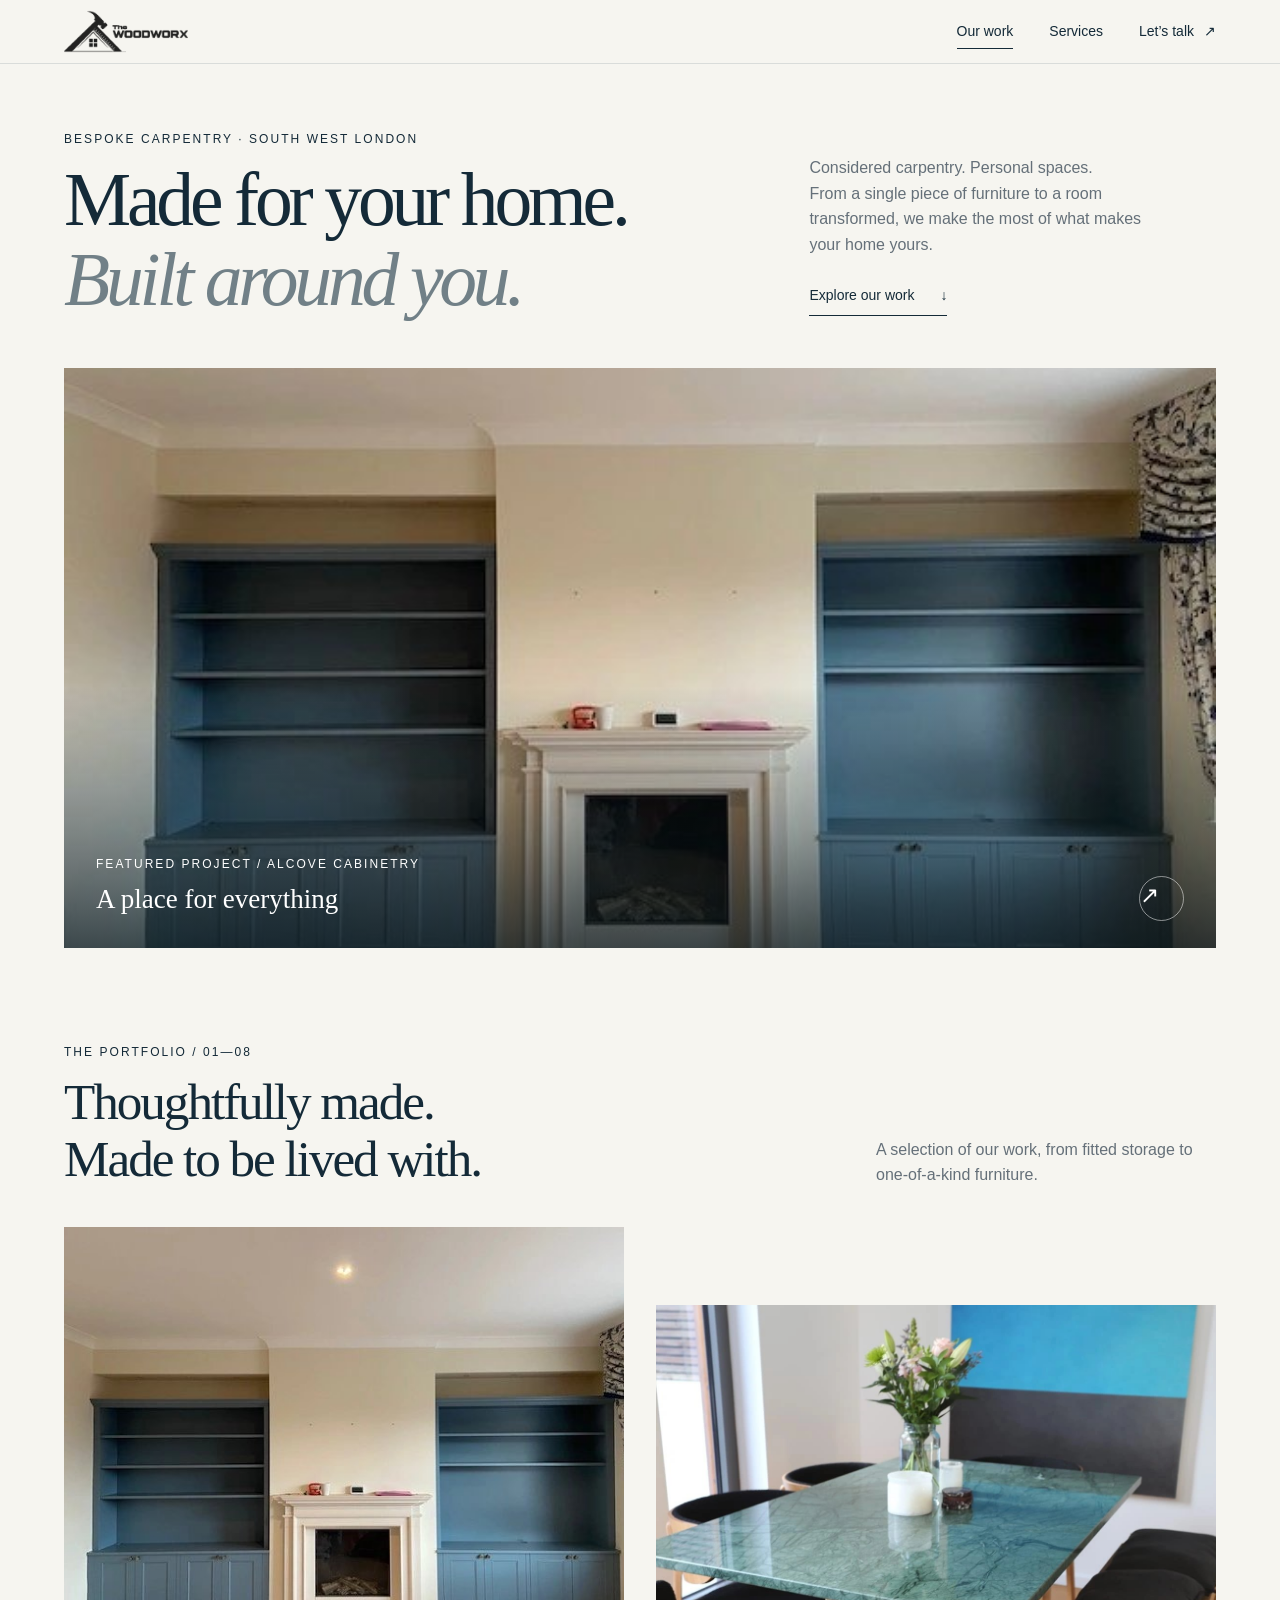
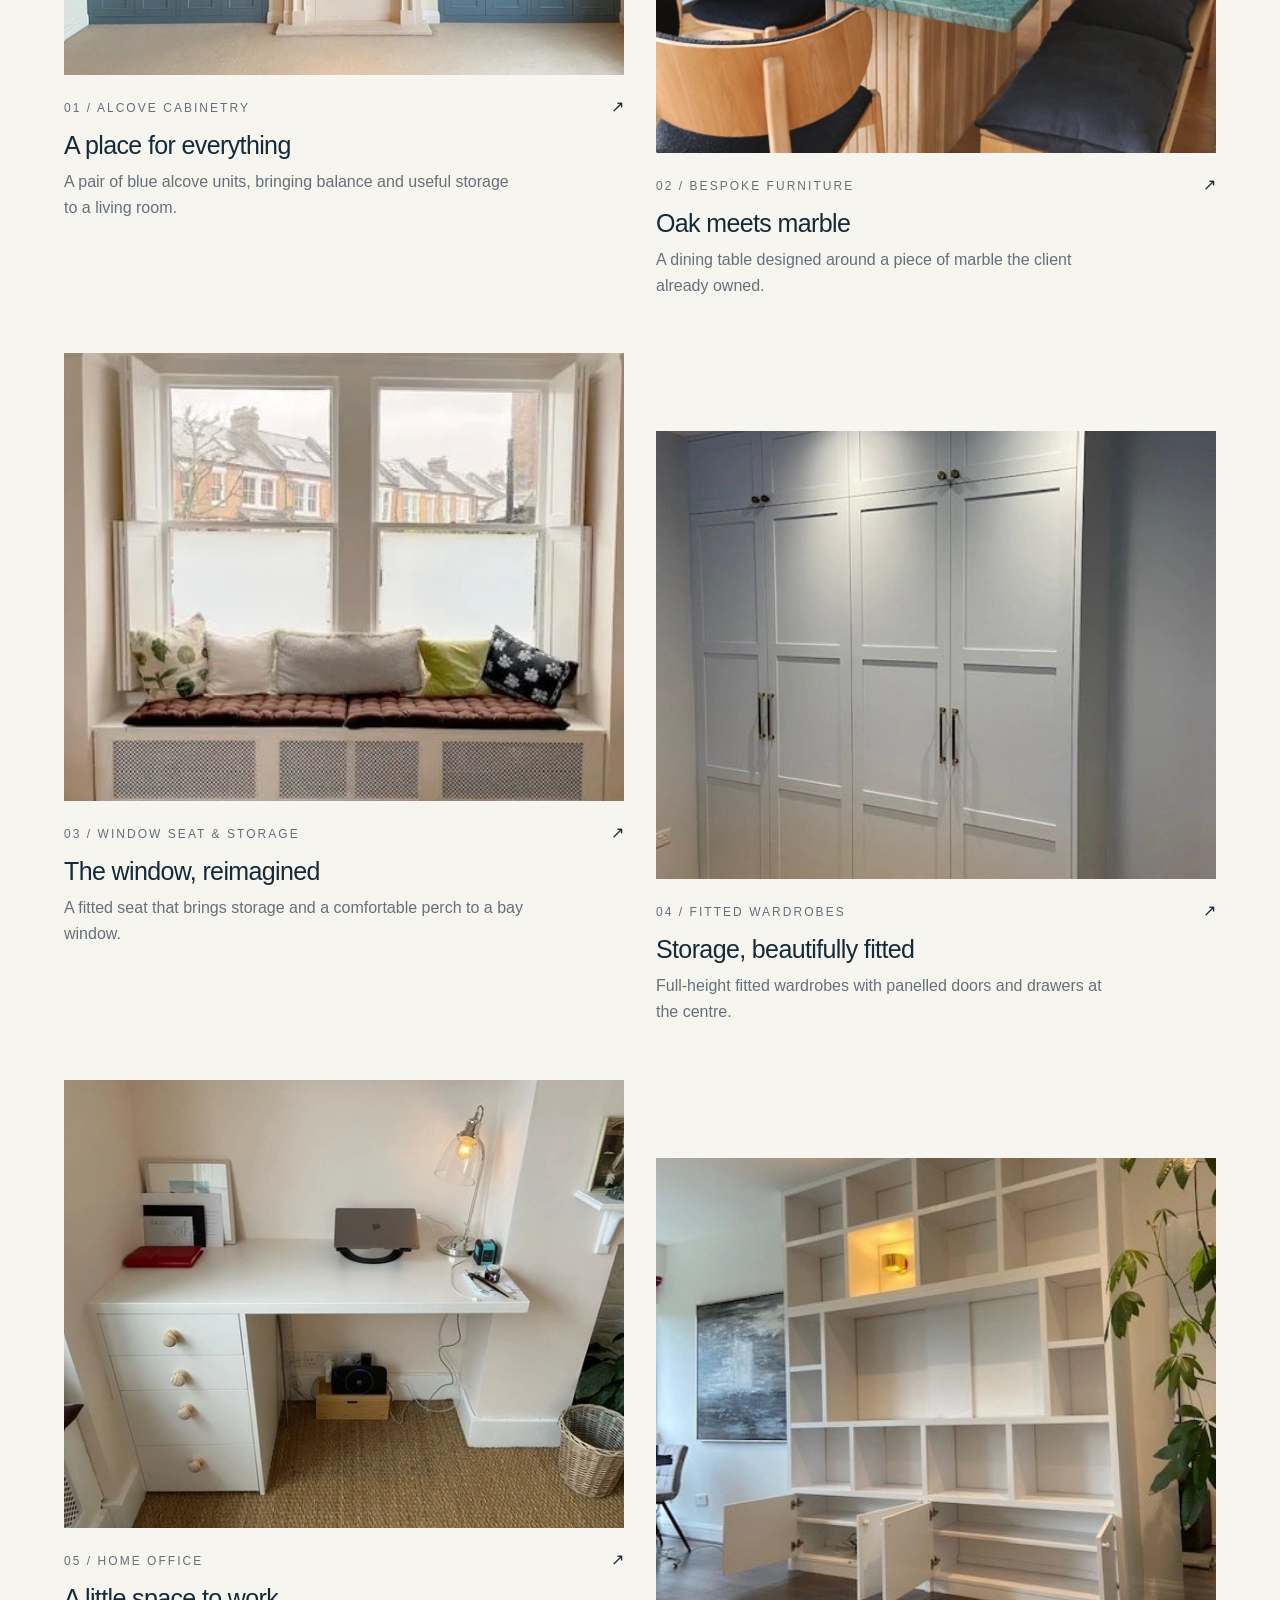
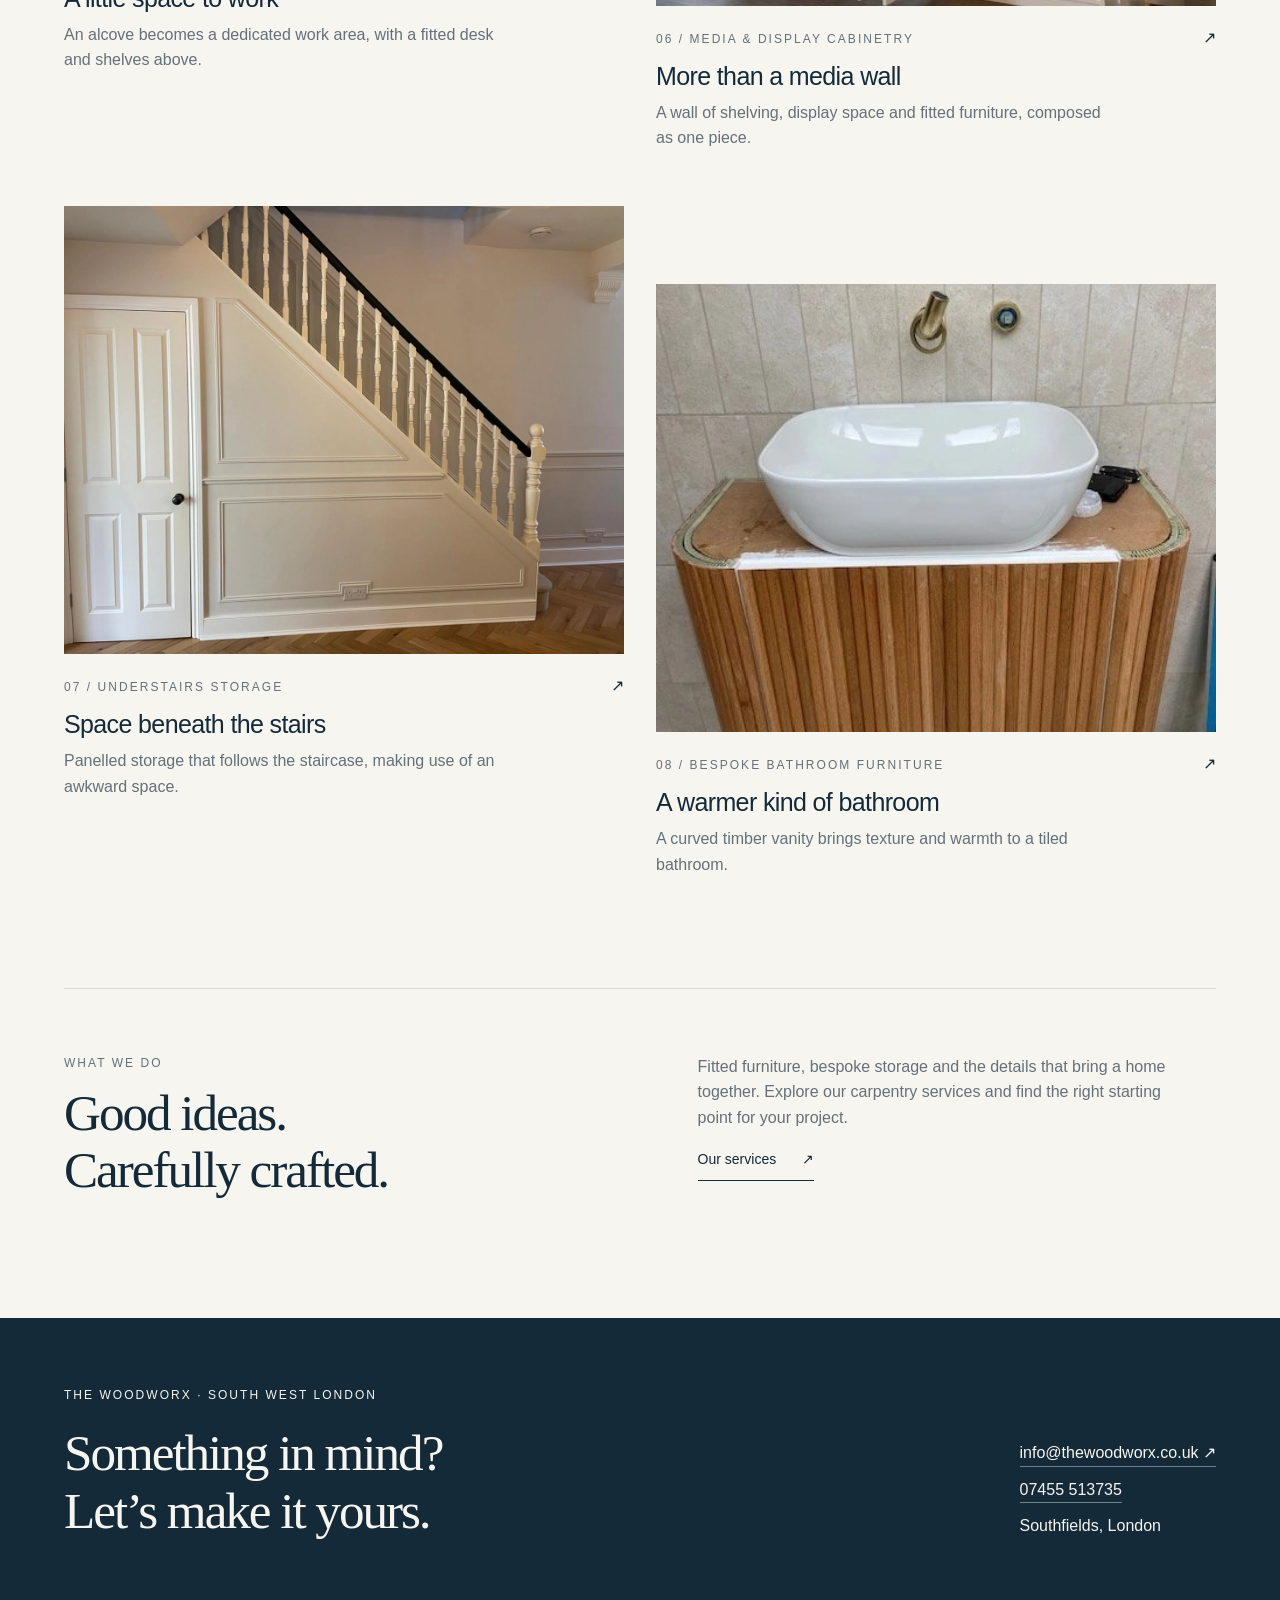
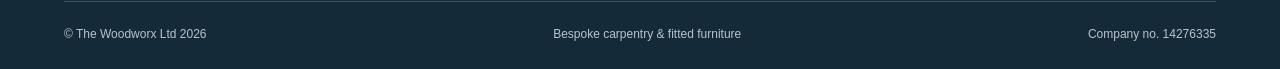
<file: docs/index.html>
<!doctype html><html lang="en-GB"><head><meta charset="utf-8"><meta name="viewport" content="width=device-width,initial-scale=1"><title>Bespoke carpentry, made for your home | The Woodworx</title><meta name="description" content="Bespoke carpentry and fitted furniture in South West London. Explore eight projects by The Woodworx."><link rel="stylesheet" href="style.css"><link rel="icon" type="image/svg+xml" href="data:image/svg+xml,%3Csvg xmlns='http://www.w3.org/2000/svg' viewBox='0 0 32 32'%3E%3Crect width='32' height='32' fill='%23142a38'/%3E%3Ctext x='3' y='24' font-family='Georgia' font-size='26' fill='%23f6f5f0'%3EW%3C/text%3E%3C/svg%3E"></head><body><a class="skip" href="#main">Skip to content</a><header><a href="index.html" aria-label="The Woodworx home"><img class="logo" src="assets/logo.png" alt="The Woodworx" width="300" height="104"></a><nav aria-label="Main navigation"><a href="index.html#work" aria-current="page">Our work</a><a href="services/index.html" >Services</a><a class="contact-link" href="#contact">Let’s talk <span aria-hidden="true">↗</span></a></nav></header><main id="main"><div class="wrap"><section class="hero-intro"><div><p class="eyebrow">Bespoke carpentry · South West London</p><h1>Made for your home.<br><em>Built around you.</em></h1></div><div class="intro-copy"><p>Considered carpentry. Personal spaces.<br>From a single piece of furniture to a room transformed, we make the most of what makes your home yours.</p><a class="text-link" href="#work">Explore our work <span aria-hidden="true">↓</span></a></div></section><a href="projects/alcove-cabinetry/index.html" class="hero-image" style="display:block"><img class="" src="assets/home-20.jpg" alt="Blue fitted cabinets and open shelves on either side of a white fireplace" fetchpriority=high decoding="async"><div class="image-caption"><div><span class="eyebrow">Featured project / Alcove cabinetry</span><span class="name">A place for everything</span></div><span class="circle-arrow" aria-hidden="true">↗</span></div></a><section id="work"><div class="section-head"><div><p class="eyebrow">The portfolio / 01—08</p><h2>Thoughtfully made.<br>Made to be lived with.</h2></div><p>A selection of our work, from fitted storage to one-of-a-kind furniture.</p></div><div class="projects"><article class="project"><a href="projects/alcove-cabinetry/index.html"><div class="picture"><img class="" src="assets/home-20.jpg" alt="Blue fitted cabinets and open shelves on either side of a white fireplace" loading=lazy decoding="async"></div><div class="project-meta"><div><p class="eyebrow">01 / Alcove cabinetry</p><h3>A place for everything</h3></div><span aria-hidden="true">↗</span></div><p>A pair of blue alcove units, bringing balance and useful storage to a living room.</p></a></article><article class="project"><a href="projects/oak-and-marble-table/index.html"><div class="picture"><img class="" src="assets/home-72.jpg" alt="Bespoke dining table with a green marble top and slatted oak base" loading=lazy decoding="async"></div><div class="project-meta"><div><p class="eyebrow">02 / Bespoke furniture</p><h3>Oak meets marble</h3></div><span aria-hidden="true">↗</span></div><p>A dining table designed around a piece of marble the client already owned.</p></a></article><article class="project"><a href="projects/window-seat/index.html"><div class="picture"><img class="" src="assets/home-31.jpg" alt="Painted window seat below a bay window with cushions and a retained radiator cover" loading=lazy decoding="async"></div><div class="project-meta"><div><p class="eyebrow">03 / Window seat & storage</p><h3>The window, reimagined</h3></div><span aria-hidden="true">↗</span></div><p>A fitted seat that brings storage and a comfortable perch to a bay window.</p></a></article><article class="project"><a href="projects/fitted-wardrobes/index.html"><div class="picture"><img class="" src="assets/home-13.jpg" alt="Wall of grey panelled fitted wardrobes with a central drawer section and overhead spotlights" loading=lazy decoding="async"></div><div class="project-meta"><div><p class="eyebrow">04 / Fitted wardrobes</p><h3>Storage, beautifully fitted</h3></div><span aria-hidden="true">↗</span></div><p>Full-height fitted wardrobes with panelled doors and drawers at the centre.</p></a></article><article class="project"><a href="projects/built-in-desk/index.html"><div class="picture"><img class="" src="assets/desk-1.jpg" alt="White fitted desk in an alcove with floating shelves and drawers" loading=lazy decoding="async"></div><div class="project-meta"><div><p class="eyebrow">05 / Home office</p><h3>A little space to work</h3></div><span aria-hidden="true">↗</span></div><p>An alcove becomes a dedicated work area, with a fitted desk and shelves above.</p></a></article><article class="project"><a href="projects/media-wall/index.html"><div class="picture"><img class="" src="assets/tv-wall-unit-4.jpg" alt="Large pale fitted media and shelving unit with a desk surface below" loading=lazy decoding="async"></div><div class="project-meta"><div><p class="eyebrow">06 / Media & display cabinetry</p><h3>More than a media wall</h3></div><span aria-hidden="true">↗</span></div><p>A wall of shelving, display space and fitted furniture, composed as one piece.</p></a></article><article class="project"><a href="projects/understairs-storage/index.html"><div class="picture"><img class="" src="assets/home-6.jpg" alt="Cream panelled storage cupboards fitted beneath a staircase" loading=lazy decoding="async"></div><div class="project-meta"><div><p class="eyebrow">07 / Understairs storage</p><h3>Space beneath the stairs</h3></div><span aria-hidden="true">↗</span></div><p>Panelled storage that follows the staircase, making use of an awkward space.</p></a></article><article class="project"><a href="projects/bathroom-vanity/index.html"><div class="picture"><img class="" src="assets/home-12.jpg" alt="Curved timber bathroom vanity with vertical slats, a white basin and brass wall taps" loading=lazy decoding="async"></div><div class="project-meta"><div><p class="eyebrow">08 / Bespoke bathroom furniture</p><h3>A warmer kind of bathroom</h3></div><span aria-hidden="true">↗</span></div><p>A curved timber vanity brings texture and warmth to a tiled bathroom.</p></a></article></div></section><section class="services-tease"><div><p class="eyebrow">What we do</p><h2>Good ideas.<br>Carefully crafted.</h2></div><div><p>Fitted furniture, bespoke storage and the details that bring a home together. Explore our carpentry services and find the right starting point for your project.</p><a class="text-link" href="services/index.html">Our services <span aria-hidden="true">↗</span></a></div></section></div></main><footer id="contact"><div class="footer-top"><div><div class="eyebrow">The Woodworx · South West London</div><h2>Something in mind?<br>Let’s make it yours.</h2></div><div class="footer-contact"><a href="mailto:info@thewoodworx.co.uk">info@thewoodworx.co.uk ↗</a><a href="tel:+447455513735">07455 513735</a><span>Southfields, London</span></div></div><div class="footer-bottom"><span>© The Woodworx Ltd 2026</span><span>Bespoke carpentry & fitted furniture</span><span>Company no. 14276335</span></div></footer></body></html>
</file>
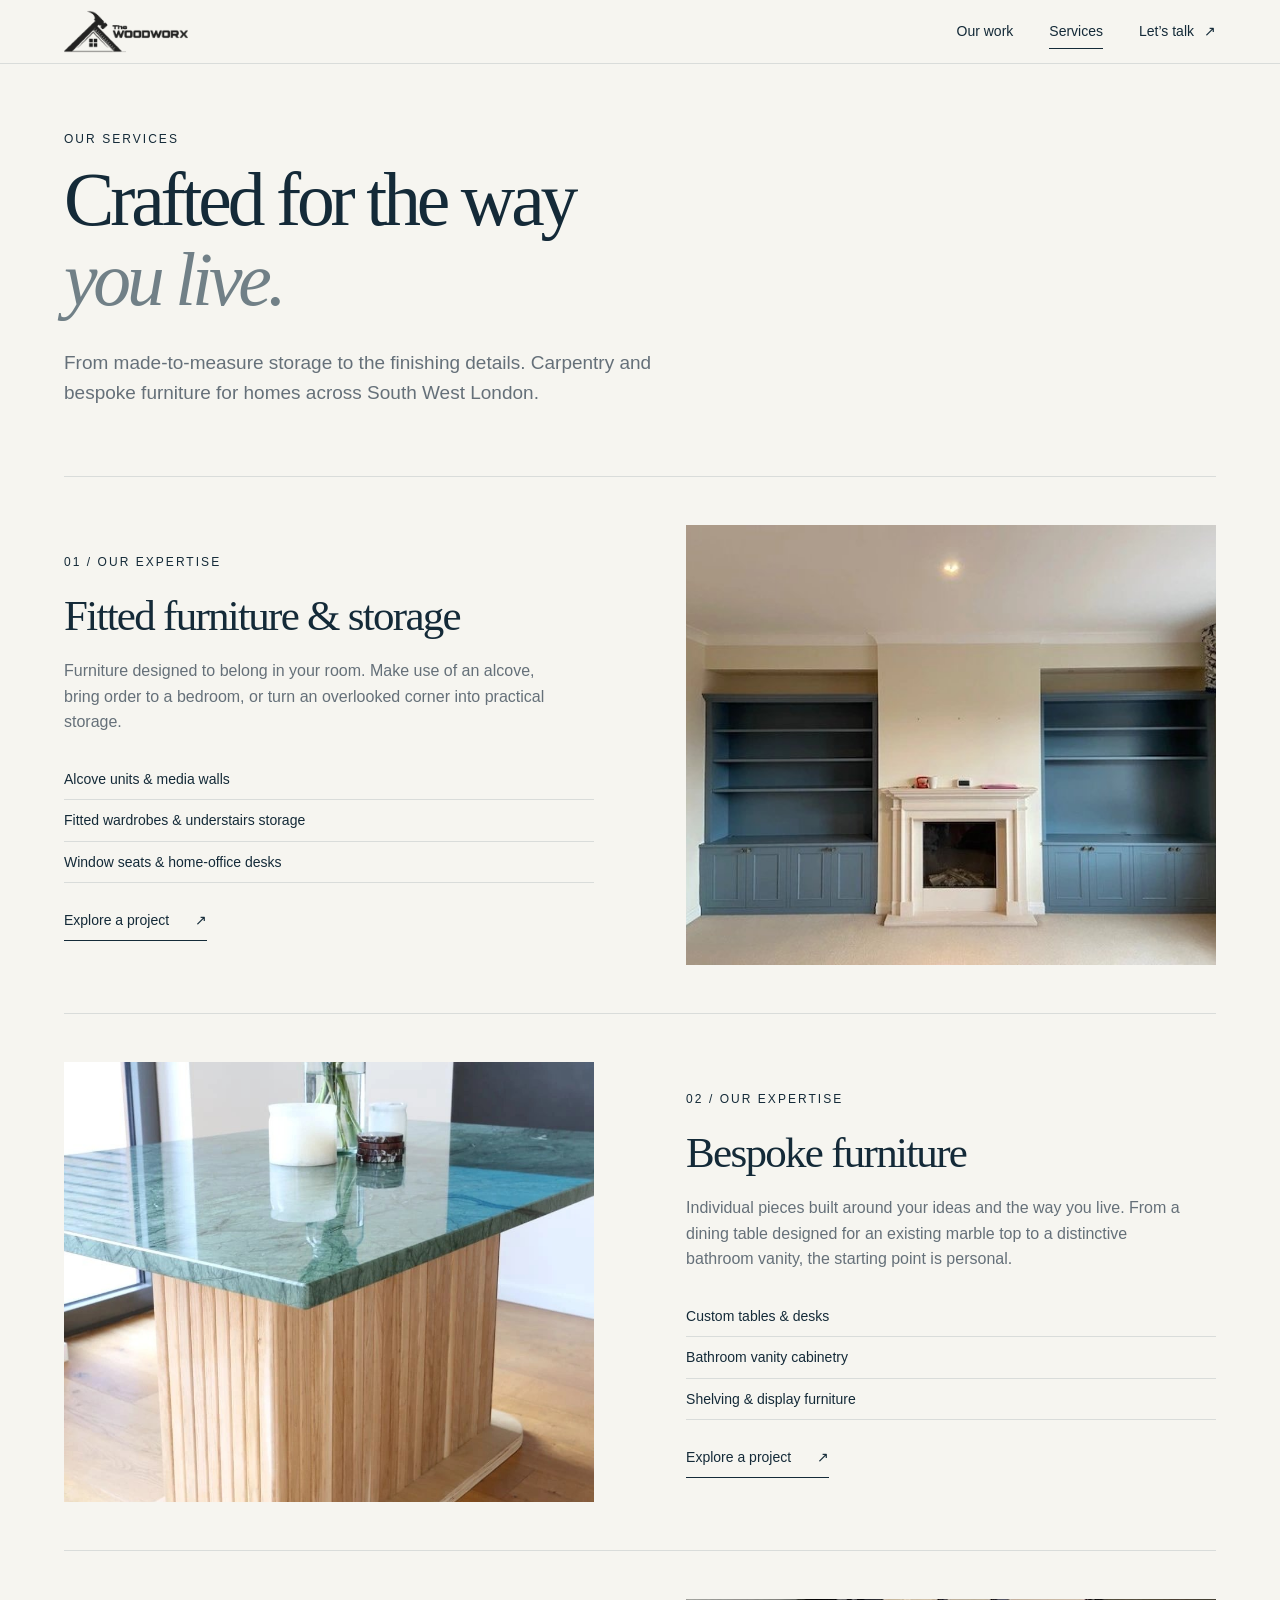
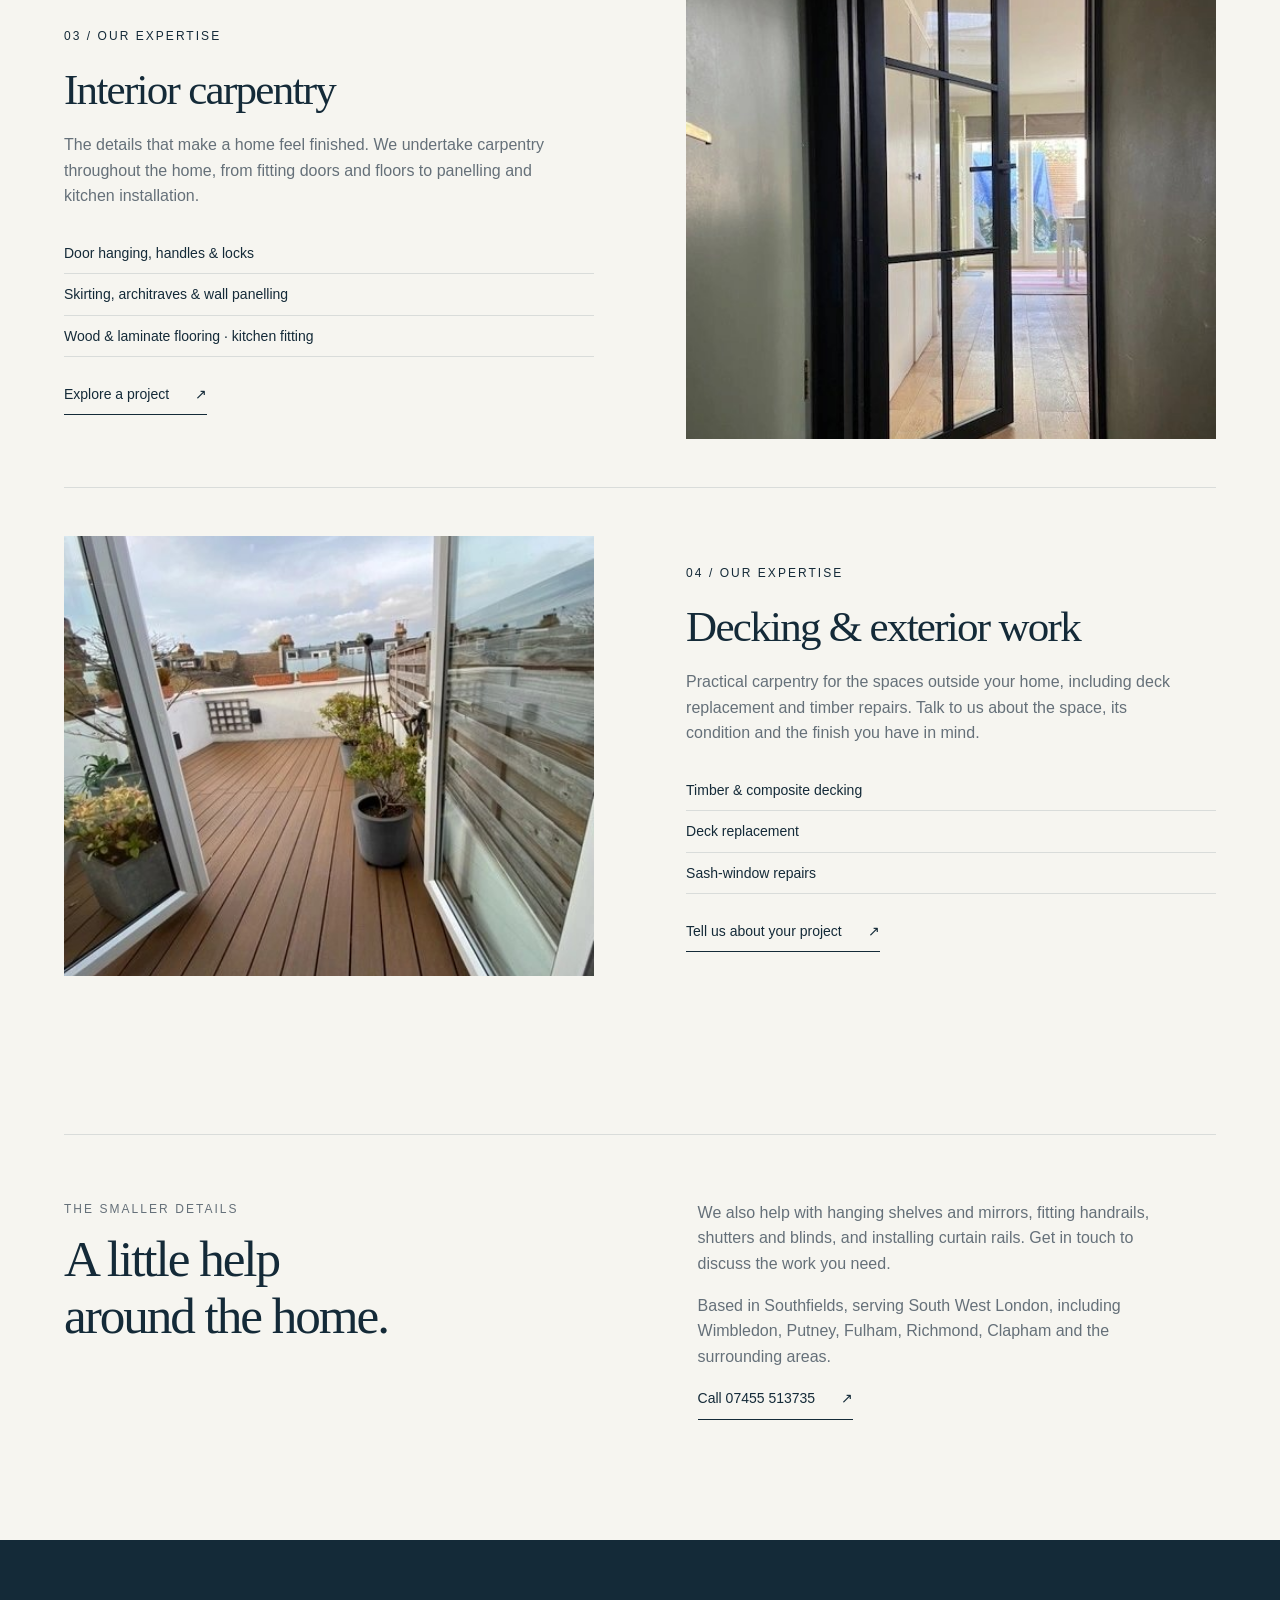
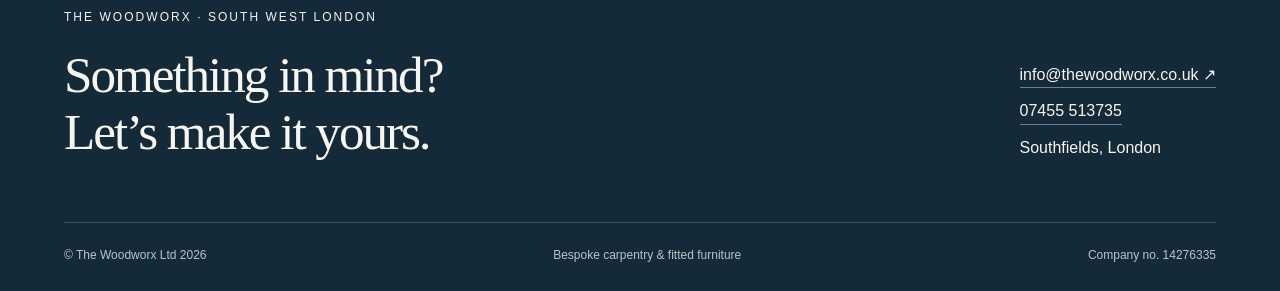
<file: docs/services/index.html>
<!doctype html><html lang="en-GB"><head><meta charset="utf-8"><meta name="viewport" content="width=device-width,initial-scale=1"><title>Carpentry services | The Woodworx</title><meta name="description" content="Fitted furniture, bespoke joinery, interior carpentry and decking in South West London."><link rel="stylesheet" href="../style.css"><link rel="icon" type="image/svg+xml" href="data:image/svg+xml,%3Csvg xmlns='http://www.w3.org/2000/svg' viewBox='0 0 32 32'%3E%3Crect width='32' height='32' fill='%23142a38'/%3E%3Ctext x='3' y='24' font-family='Georgia' font-size='26' fill='%23f6f5f0'%3EW%3C/text%3E%3C/svg%3E"></head><body><a class="skip" href="#main">Skip to content</a><header><a href="../index.html" aria-label="The Woodworx home"><img class="logo" src="../assets/logo.png" alt="The Woodworx" width="300" height="104"></a><nav aria-label="Main navigation"><a href="../index.html#work" >Our work</a><a href="index.html" aria-current="page">Services</a><a class="contact-link" href="#contact">Let’s talk <span aria-hidden="true">↗</span></a></nav></header><main id="main"><div class="wrap"><section class="page-intro"><p class="eyebrow">Our services</p><h1>Crafted for the way<br><em>you live.</em></h1><p class="lead">From made-to-measure storage to the finishing details. Carpentry and bespoke furniture for homes across South West London.</p></section><section class="service-row"><img class="service-photo" src="../assets/home-20.jpg" alt="Blue fitted alcove cabinetry around a fireplace" loading="lazy"><div><span class="eyebrow">01 / Our expertise</span><h2>Fitted furniture & storage</h2><p>Furniture designed to belong in your room. Make use of an alcove, bring order to a bedroom, or turn an overlooked corner into practical storage.</p><ul class="service-list"><li>Alcove units & media walls</li><li>Fitted wardrobes & understairs storage</li><li>Window seats & home-office desks</li></ul><a class="text-link" href="../projects/alcove-cabinetry/index.html">Explore a project <span aria-hidden="true">↗</span></a></div></section><section class="service-row"><img class="service-photo" src="../assets/home-1.jpg" alt="Oak and marble dining table" loading="lazy"><div><span class="eyebrow">02 / Our expertise</span><h2>Bespoke furniture</h2><p>Individual pieces built around your ideas and the way you live. From a dining table designed for an existing marble top to a distinctive bathroom vanity, the starting point is personal.</p><ul class="service-list"><li>Custom tables & desks</li><li>Bathroom vanity cabinetry</li><li>Shelving & display furniture</li></ul><a class="text-link" href="../projects/oak-and-marble-table/index.html">Explore a project <span aria-hidden="true">↗</span></a></div></section><section class="service-row"><img class="service-photo" src="../assets/home-54.jpg" alt="Black glazed interior doors fitted into a white doorway" loading="lazy"><div><span class="eyebrow">03 / Our expertise</span><h2>Interior carpentry</h2><p>The details that make a home feel finished. We undertake carpentry throughout the home, from fitting doors and floors to panelling and kitchen installation.</p><ul class="service-list"><li>Door hanging, handles & locks</li><li>Skirting, architraves & wall panelling</li><li>Wood & laminate flooring · kitchen fitting</li></ul><a class="text-link" href="../projects/understairs-storage/index.html">Explore a project <span aria-hidden="true">↗</span></a></div></section><section class="service-row"><img class="service-photo" src="../assets/home-63.jpg" alt="Completed roof terrace deck with planters" loading="lazy"><div><span class="eyebrow">04 / Our expertise</span><h2>Decking & exterior work</h2><p>Practical carpentry for the spaces outside your home, including deck replacement and timber repairs. Talk to us about the space, its condition and the finish you have in mind.</p><ul class="service-list"><li>Timber & composite decking</li><li>Deck replacement</li><li>Sash-window repairs</li></ul><a class="text-link" href="#contact">Tell us about your project <span aria-hidden="true">↗</span></a></div></section><section class="services-tease"><div><p class="eyebrow">The smaller details</p><h2>A little help<br>around the home.</h2></div><div><p>We also help with hanging shelves and mirrors, fitting handrails, shutters and blinds, and installing curtain rails. Get in touch to discuss the work you need.</p><p>Based in Southfields, serving South West London, including Wimbledon, Putney, Fulham, Richmond, Clapham and the surrounding areas.</p><a class="text-link" href="tel:+447455513735">Call 07455 513735 <span aria-hidden="true">↗</span></a></div></section></div></main><footer id="contact"><div class="footer-top"><div><div class="eyebrow">The Woodworx · South West London</div><h2>Something in mind?<br>Let’s make it yours.</h2></div><div class="footer-contact"><a href="mailto:info@thewoodworx.co.uk">info@thewoodworx.co.uk ↗</a><a href="tel:+447455513735">07455 513735</a><span>Southfields, London</span></div></div><div class="footer-bottom"><span>© The Woodworx Ltd 2026</span><span>Bespoke carpentry & fitted furniture</span><span>Company no. 14276335</span></div></footer></body></html>
</file>
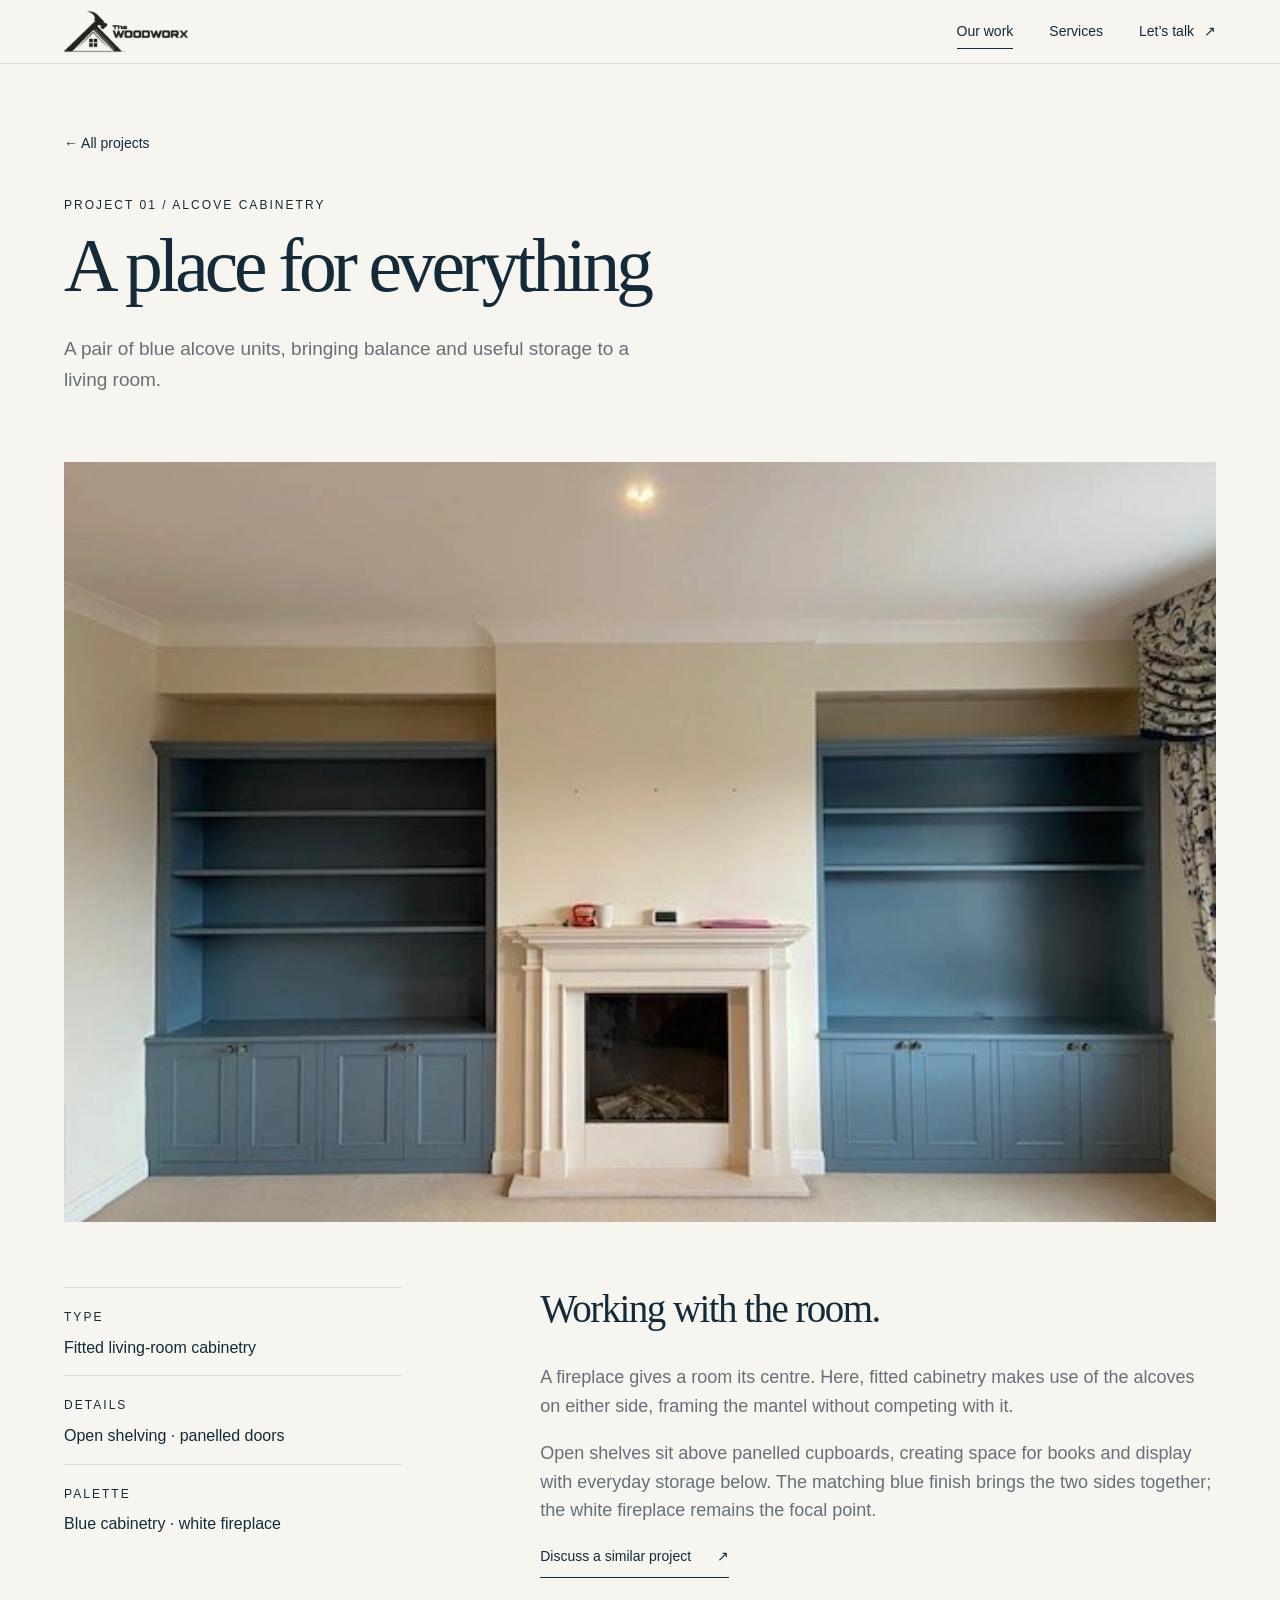
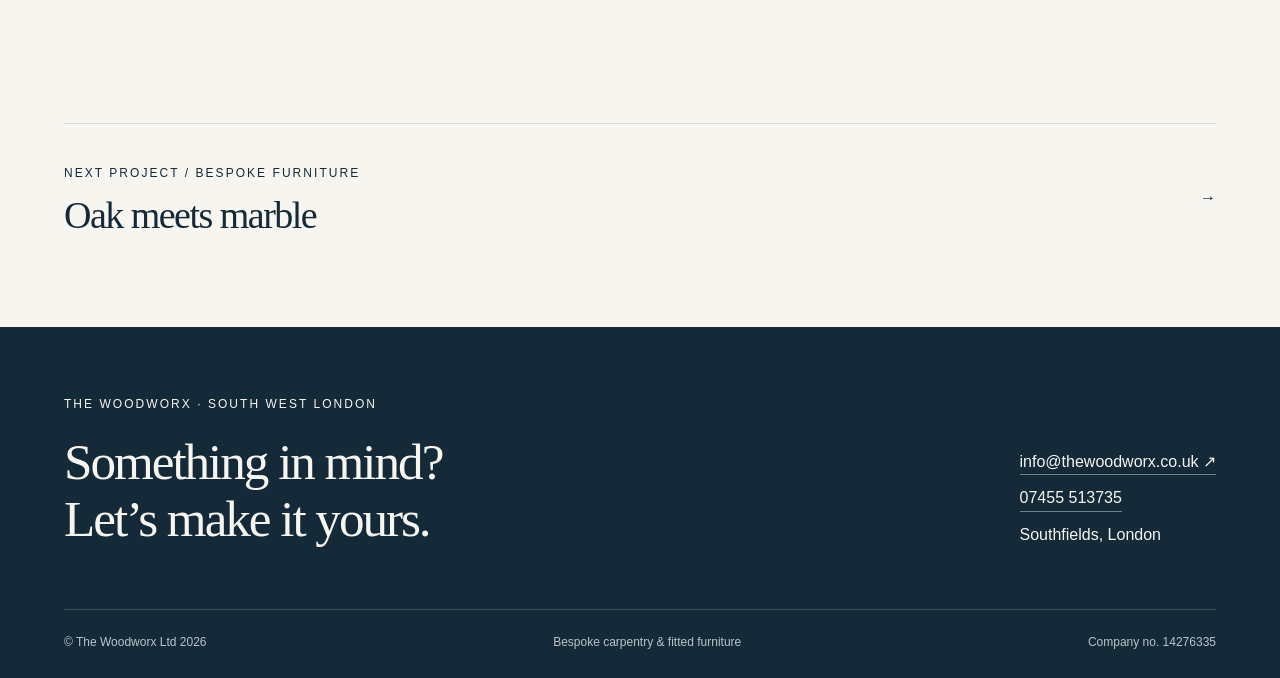
<file: docs/projects/alcove-cabinetry/index.html>
<!doctype html><html lang="en-GB"><head><meta charset="utf-8"><meta name="viewport" content="width=device-width,initial-scale=1"><title>A place for everything | The Woodworx</title><meta name="description" content="A pair of blue alcove units, bringing balance and useful storage to a living room."><link rel="stylesheet" href="../../style.css"><link rel="icon" type="image/svg+xml" href="data:image/svg+xml,%3Csvg xmlns='http://www.w3.org/2000/svg' viewBox='0 0 32 32'%3E%3Crect width='32' height='32' fill='%23142a38'/%3E%3Ctext x='3' y='24' font-family='Georgia' font-size='26' fill='%23f6f5f0'%3EW%3C/text%3E%3C/svg%3E"></head><body><a class="skip" href="#main">Skip to content</a><header><a href="../../index.html" aria-label="The Woodworx home"><img class="logo" src="../../assets/logo.png" alt="The Woodworx" width="300" height="104"></a><nav aria-label="Main navigation"><a href="../../index.html#work" aria-current="page">Our work</a><a href="../../services/index.html" >Services</a><a class="contact-link" href="#contact">Let’s talk <span aria-hidden="true">↗</span></a></nav></header><main id="main"><div class="wrap"><section class="page-intro"><a class="breadcrumb" href="../../index.html#work">← All projects</a><p class="eyebrow">Project 01 / Alcove cabinetry</p><h1>A place for everything</h1><p class="lead">A pair of blue alcove units, bringing balance and useful storage to a living room.</p></section><img class="detail-image" src="../../assets/home-20.jpg" alt="Blue fitted cabinets and open shelves on either side of a white fireplace" fetchpriority=high decoding="async"><section class="story"><aside aria-label="Project details"><div class="spec"><span class="eyebrow">Type</span><p>Fitted living-room cabinetry</p></div><div class="spec"><span class="eyebrow">Details</span><p>Open shelving · panelled doors</p></div><div class="spec"><span class="eyebrow">Palette</span><p>Blue cabinetry · white fireplace</p></div></aside><div class="story-copy"><h2>Working with the room.</h2><p>A fireplace gives a room its centre. Here, fitted cabinetry makes use of the alcoves on either side, framing the mantel without competing with it.</p><p>Open shelves sit above panelled cupboards, creating space for books and display with everyday storage below. The matching blue finish brings the two sides together; the white fireplace remains the focal point.</p><a class="text-link" href="#contact">Discuss a similar project <span aria-hidden="true">↗</span></a></div></section><a class="next" href="../oak-and-marble-table/index.html"><div><span class="eyebrow">Next project / Bespoke furniture</span><h2>Oak meets marble</h2></div><span aria-hidden="true">→</span></a></div></main><footer id="contact"><div class="footer-top"><div><div class="eyebrow">The Woodworx · South West London</div><h2>Something in mind?<br>Let’s make it yours.</h2></div><div class="footer-contact"><a href="mailto:info@thewoodworx.co.uk">info@thewoodworx.co.uk ↗</a><a href="tel:+447455513735">07455 513735</a><span>Southfields, London</span></div></div><div class="footer-bottom"><span>© The Woodworx Ltd 2026</span><span>Bespoke carpentry & fitted furniture</span><span>Company no. 14276335</span></div></footer></body></html>
</file>
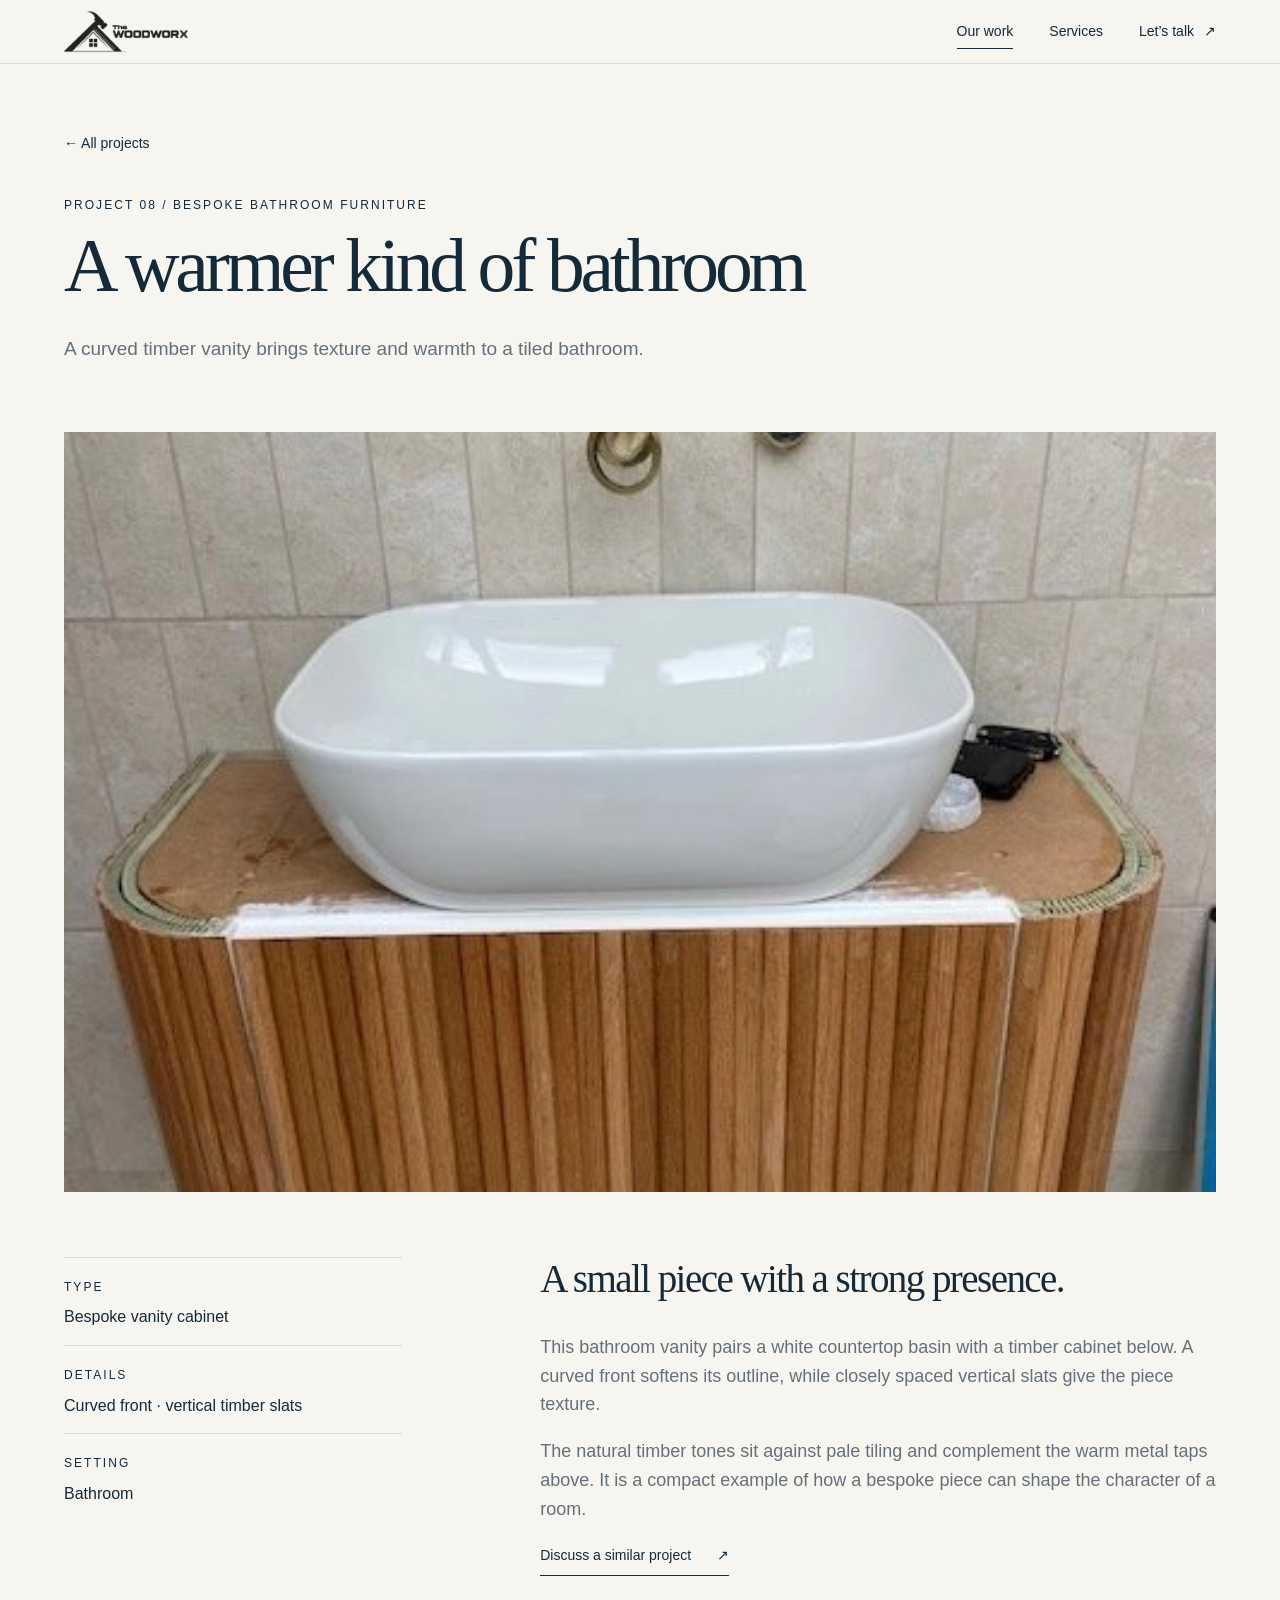
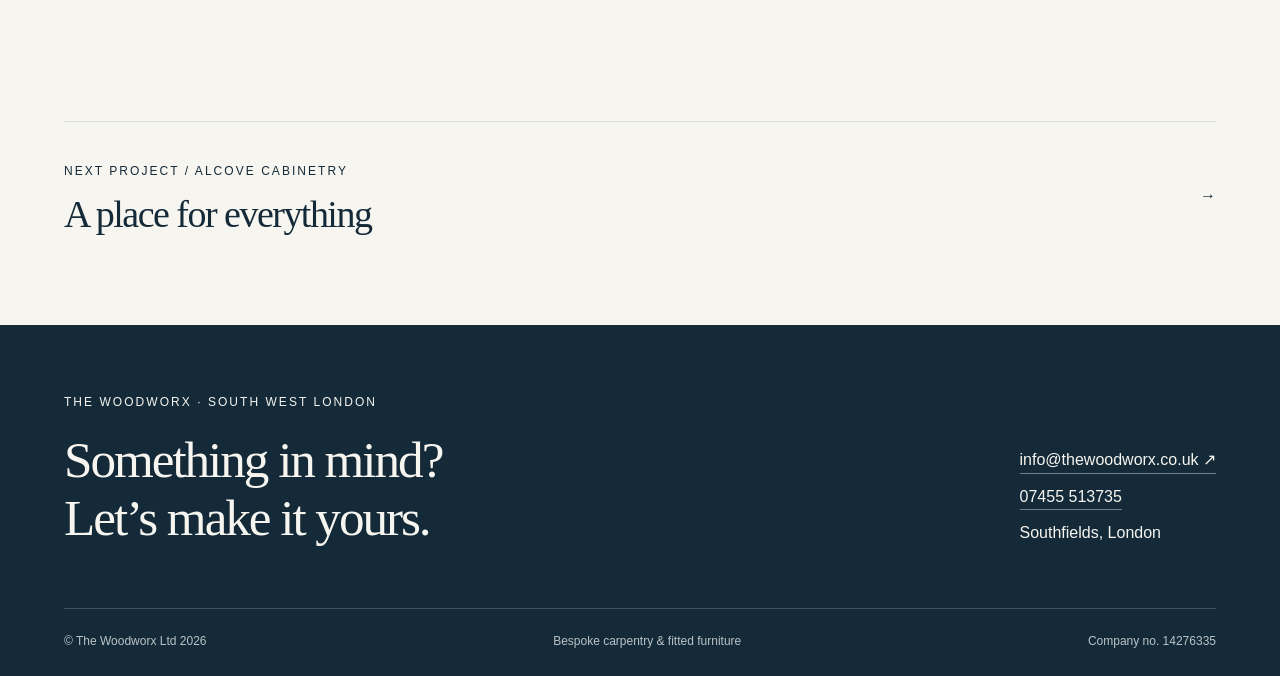
<file: docs/projects/bathroom-vanity/index.html>
<!doctype html><html lang="en-GB"><head><meta charset="utf-8"><meta name="viewport" content="width=device-width,initial-scale=1"><title>A warmer kind of bathroom | The Woodworx</title><meta name="description" content="A curved timber vanity brings texture and warmth to a tiled bathroom."><link rel="stylesheet" href="../../style.css"><link rel="icon" type="image/svg+xml" href="data:image/svg+xml,%3Csvg xmlns='http://www.w3.org/2000/svg' viewBox='0 0 32 32'%3E%3Crect width='32' height='32' fill='%23142a38'/%3E%3Ctext x='3' y='24' font-family='Georgia' font-size='26' fill='%23f6f5f0'%3EW%3C/text%3E%3C/svg%3E"></head><body><a class="skip" href="#main">Skip to content</a><header><a href="../../index.html" aria-label="The Woodworx home"><img class="logo" src="../../assets/logo.png" alt="The Woodworx" width="300" height="104"></a><nav aria-label="Main navigation"><a href="../../index.html#work" aria-current="page">Our work</a><a href="../../services/index.html" >Services</a><a class="contact-link" href="#contact">Let’s talk <span aria-hidden="true">↗</span></a></nav></header><main id="main"><div class="wrap"><section class="page-intro"><a class="breadcrumb" href="../../index.html#work">← All projects</a><p class="eyebrow">Project 08 / Bespoke bathroom furniture</p><h1>A warmer kind of bathroom</h1><p class="lead">A curved timber vanity brings texture and warmth to a tiled bathroom.</p></section><img class="detail-image" src="../../assets/home-12.jpg" alt="Curved timber bathroom vanity with vertical slats, a white basin and brass wall taps" fetchpriority=high decoding="async"><section class="story"><aside aria-label="Project details"><div class="spec"><span class="eyebrow">Type</span><p>Bespoke vanity cabinet</p></div><div class="spec"><span class="eyebrow">Details</span><p>Curved front · vertical timber slats</p></div><div class="spec"><span class="eyebrow">Setting</span><p>Bathroom</p></div></aside><div class="story-copy"><h2>A small piece with a strong presence.</h2><p>This bathroom vanity pairs a white countertop basin with a timber cabinet below. A curved front softens its outline, while closely spaced vertical slats give the piece texture.</p><p>The natural timber tones sit against pale tiling and complement the warm metal taps above. It is a compact example of how a bespoke piece can shape the character of a room.</p><a class="text-link" href="#contact">Discuss a similar project <span aria-hidden="true">↗</span></a></div></section><a class="next" href="../alcove-cabinetry/index.html"><div><span class="eyebrow">Next project / Alcove cabinetry</span><h2>A place for everything</h2></div><span aria-hidden="true">→</span></a></div></main><footer id="contact"><div class="footer-top"><div><div class="eyebrow">The Woodworx · South West London</div><h2>Something in mind?<br>Let’s make it yours.</h2></div><div class="footer-contact"><a href="mailto:info@thewoodworx.co.uk">info@thewoodworx.co.uk ↗</a><a href="tel:+447455513735">07455 513735</a><span>Southfields, London</span></div></div><div class="footer-bottom"><span>© The Woodworx Ltd 2026</span><span>Bespoke carpentry & fitted furniture</span><span>Company no. 14276335</span></div></footer></body></html>
</file>
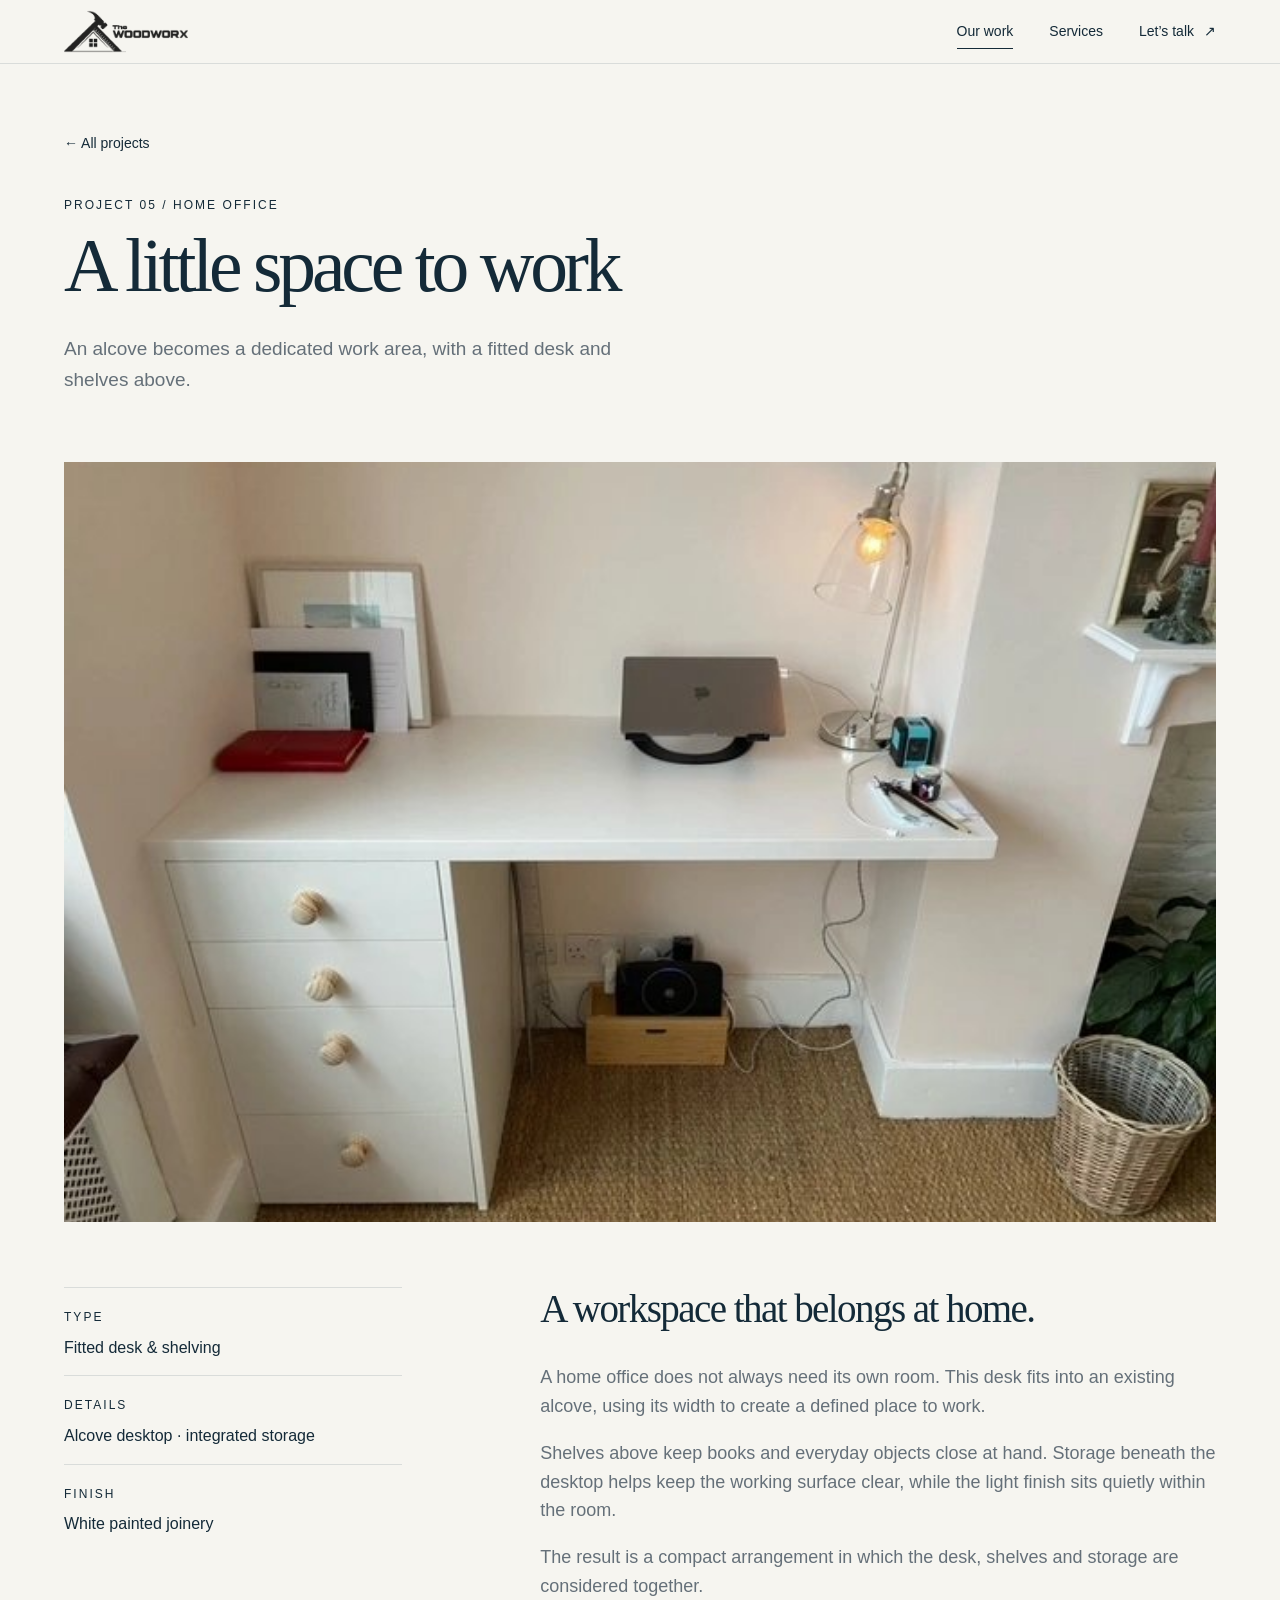
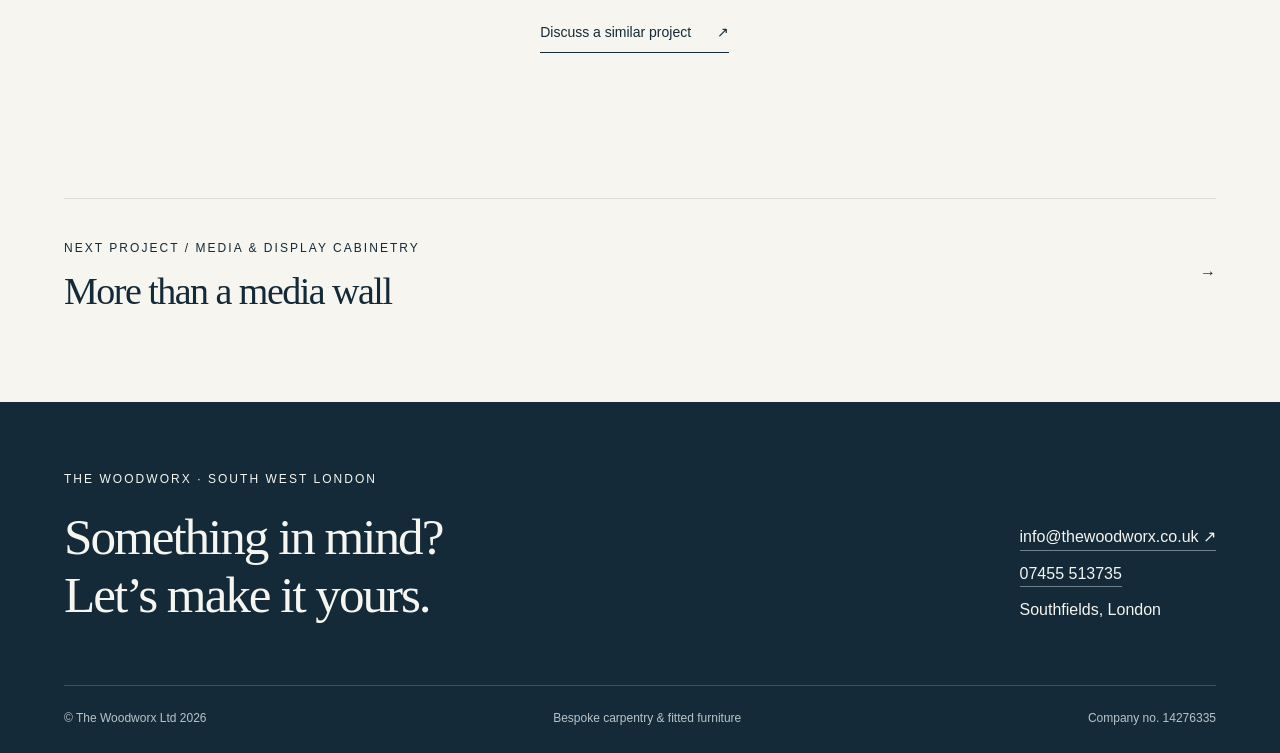
<file: docs/projects/built-in-desk/index.html>
<!doctype html><html lang="en-GB"><head><meta charset="utf-8"><meta name="viewport" content="width=device-width,initial-scale=1"><title>A little space to work | The Woodworx</title><meta name="description" content="An alcove becomes a dedicated work area, with a fitted desk and shelves above."><link rel="stylesheet" href="../../style.css"><link rel="icon" type="image/svg+xml" href="data:image/svg+xml,%3Csvg xmlns='http://www.w3.org/2000/svg' viewBox='0 0 32 32'%3E%3Crect width='32' height='32' fill='%23142a38'/%3E%3Ctext x='3' y='24' font-family='Georgia' font-size='26' fill='%23f6f5f0'%3EW%3C/text%3E%3C/svg%3E"></head><body><a class="skip" href="#main">Skip to content</a><header><a href="../../index.html" aria-label="The Woodworx home"><img class="logo" src="../../assets/logo.png" alt="The Woodworx" width="300" height="104"></a><nav aria-label="Main navigation"><a href="../../index.html#work" aria-current="page">Our work</a><a href="../../services/index.html" >Services</a><a class="contact-link" href="#contact">Let’s talk <span aria-hidden="true">↗</span></a></nav></header><main id="main"><div class="wrap"><section class="page-intro"><a class="breadcrumb" href="../../index.html#work">← All projects</a><p class="eyebrow">Project 05 / Home office</p><h1>A little space to work</h1><p class="lead">An alcove becomes a dedicated work area, with a fitted desk and shelves above.</p></section><img class="detail-image" src="../../assets/desk-1.jpg" alt="White fitted desk in an alcove with floating shelves and drawers" fetchpriority=high decoding="async"><section class="story"><aside aria-label="Project details"><div class="spec"><span class="eyebrow">Type</span><p>Fitted desk & shelving</p></div><div class="spec"><span class="eyebrow">Details</span><p>Alcove desktop · integrated storage</p></div><div class="spec"><span class="eyebrow">Finish</span><p>White painted joinery</p></div></aside><div class="story-copy"><h2>A workspace that belongs at home.</h2><p>A home office does not always need its own room. This desk fits into an existing alcove, using its width to create a defined place to work.</p><p>Shelves above keep books and everyday objects close at hand. Storage beneath the desktop helps keep the working surface clear, while the light finish sits quietly within the room.</p><p>The result is a compact arrangement in which the desk, shelves and storage are considered together.</p><a class="text-link" href="#contact">Discuss a similar project <span aria-hidden="true">↗</span></a></div></section><a class="next" href="../media-wall/index.html"><div><span class="eyebrow">Next project / Media & display cabinetry</span><h2>More than a media wall</h2></div><span aria-hidden="true">→</span></a></div></main><footer id="contact"><div class="footer-top"><div><div class="eyebrow">The Woodworx · South West London</div><h2>Something in mind?<br>Let’s make it yours.</h2></div><div class="footer-contact"><a href="mailto:info@thewoodworx.co.uk">info@thewoodworx.co.uk ↗</a><a href="tel:+447455513735">07455 513735</a><span>Southfields, London</span></div></div><div class="footer-bottom"><span>© The Woodworx Ltd 2026</span><span>Bespoke carpentry & fitted furniture</span><span>Company no. 14276335</span></div></footer></body></html>
</file>
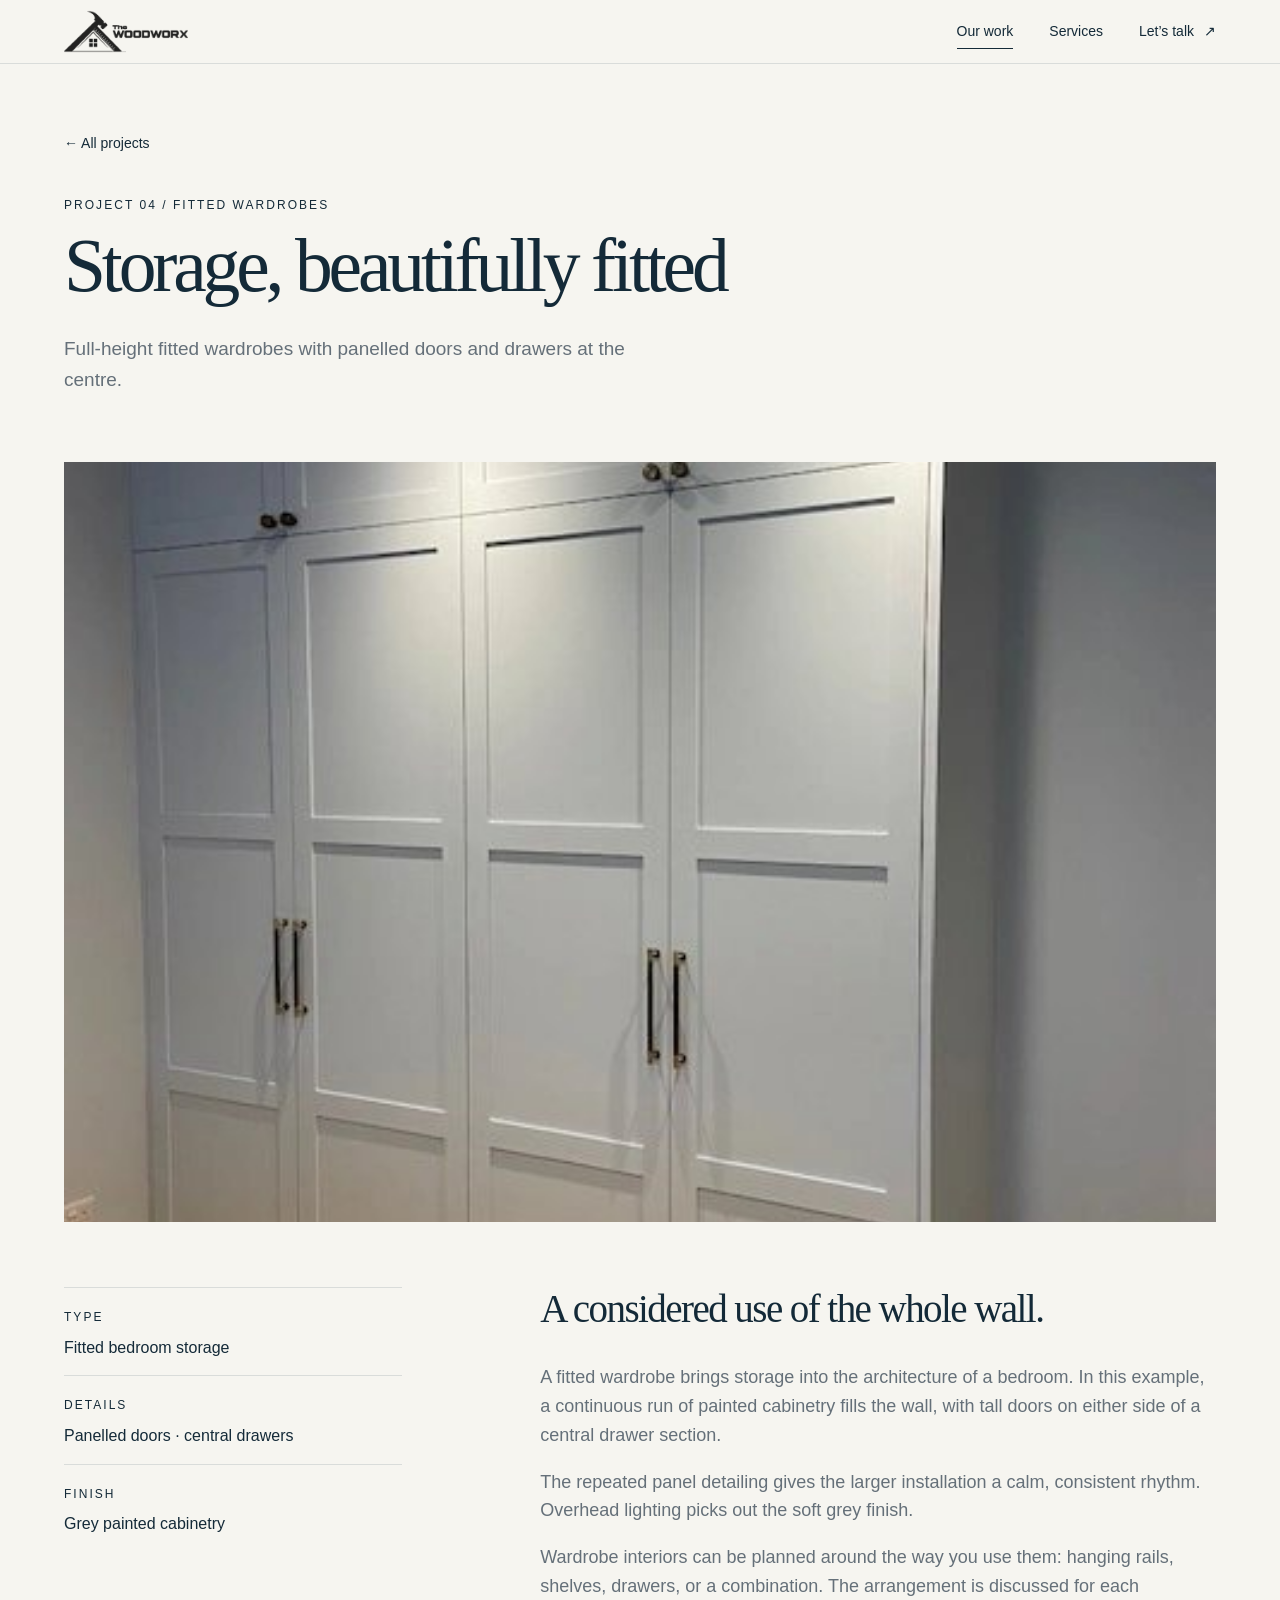
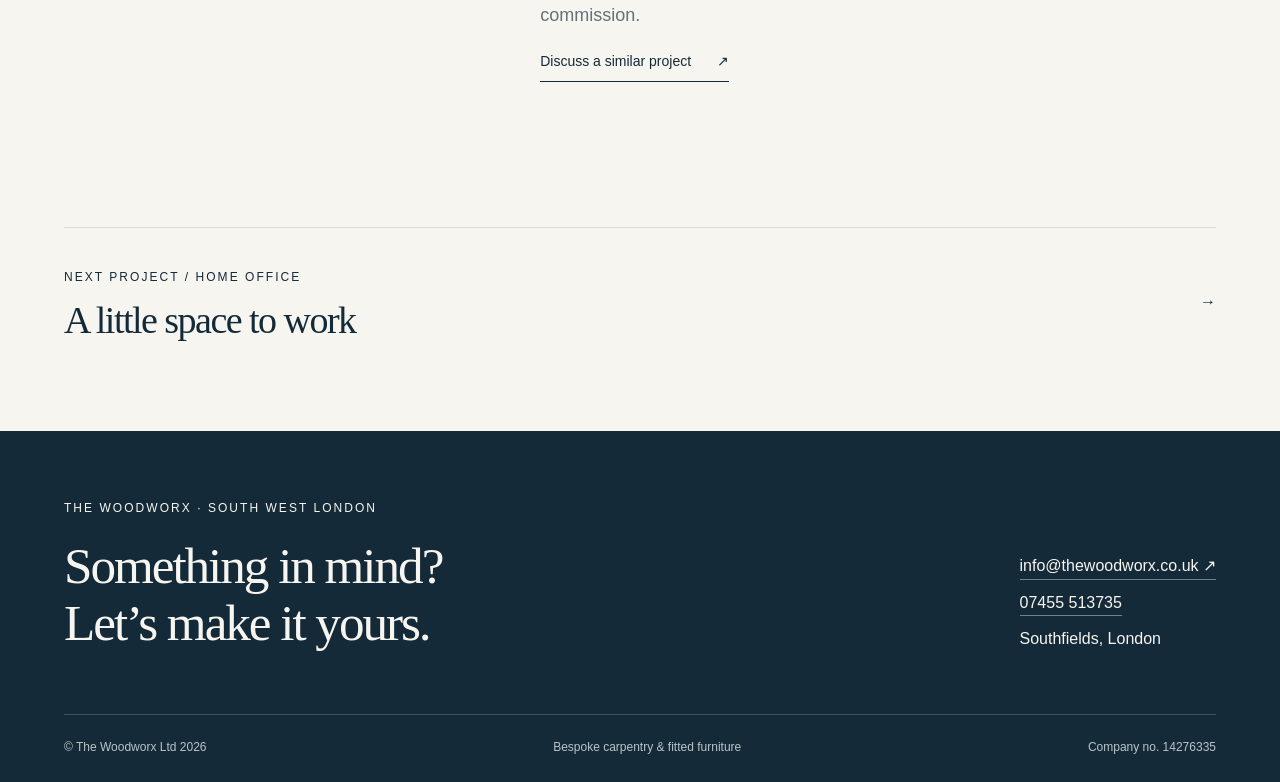
<file: docs/projects/fitted-wardrobes/index.html>
<!doctype html><html lang="en-GB"><head><meta charset="utf-8"><meta name="viewport" content="width=device-width,initial-scale=1"><title>Storage, beautifully fitted | The Woodworx</title><meta name="description" content="Full-height fitted wardrobes with panelled doors and drawers at the centre."><link rel="stylesheet" href="../../style.css"><link rel="icon" type="image/svg+xml" href="data:image/svg+xml,%3Csvg xmlns='http://www.w3.org/2000/svg' viewBox='0 0 32 32'%3E%3Crect width='32' height='32' fill='%23142a38'/%3E%3Ctext x='3' y='24' font-family='Georgia' font-size='26' fill='%23f6f5f0'%3EW%3C/text%3E%3C/svg%3E"></head><body><a class="skip" href="#main">Skip to content</a><header><a href="../../index.html" aria-label="The Woodworx home"><img class="logo" src="../../assets/logo.png" alt="The Woodworx" width="300" height="104"></a><nav aria-label="Main navigation"><a href="../../index.html#work" aria-current="page">Our work</a><a href="../../services/index.html" >Services</a><a class="contact-link" href="#contact">Let’s talk <span aria-hidden="true">↗</span></a></nav></header><main id="main"><div class="wrap"><section class="page-intro"><a class="breadcrumb" href="../../index.html#work">← All projects</a><p class="eyebrow">Project 04 / Fitted wardrobes</p><h1>Storage, beautifully fitted</h1><p class="lead">Full-height fitted wardrobes with panelled doors and drawers at the centre.</p></section><img class="detail-image" src="../../assets/home-13.jpg" alt="Wall of grey panelled fitted wardrobes with a central drawer section and overhead spotlights" fetchpriority=high decoding="async"><section class="story"><aside aria-label="Project details"><div class="spec"><span class="eyebrow">Type</span><p>Fitted bedroom storage</p></div><div class="spec"><span class="eyebrow">Details</span><p>Panelled doors · central drawers</p></div><div class="spec"><span class="eyebrow">Finish</span><p>Grey painted cabinetry</p></div></aside><div class="story-copy"><h2>A considered use of the whole wall.</h2><p>A fitted wardrobe brings storage into the architecture of a bedroom. In this example, a continuous run of painted cabinetry fills the wall, with tall doors on either side of a central drawer section.</p><p>The repeated panel detailing gives the larger installation a calm, consistent rhythm. Overhead lighting picks out the soft grey finish.</p><p>Wardrobe interiors can be planned around the way you use them: hanging rails, shelves, drawers, or a combination. The arrangement is discussed for each commission.</p><a class="text-link" href="#contact">Discuss a similar project <span aria-hidden="true">↗</span></a></div></section><a class="next" href="../built-in-desk/index.html"><div><span class="eyebrow">Next project / Home office</span><h2>A little space to work</h2></div><span aria-hidden="true">→</span></a></div></main><footer id="contact"><div class="footer-top"><div><div class="eyebrow">The Woodworx · South West London</div><h2>Something in mind?<br>Let’s make it yours.</h2></div><div class="footer-contact"><a href="mailto:info@thewoodworx.co.uk">info@thewoodworx.co.uk ↗</a><a href="tel:+447455513735">07455 513735</a><span>Southfields, London</span></div></div><div class="footer-bottom"><span>© The Woodworx Ltd 2026</span><span>Bespoke carpentry & fitted furniture</span><span>Company no. 14276335</span></div></footer></body></html>
</file>
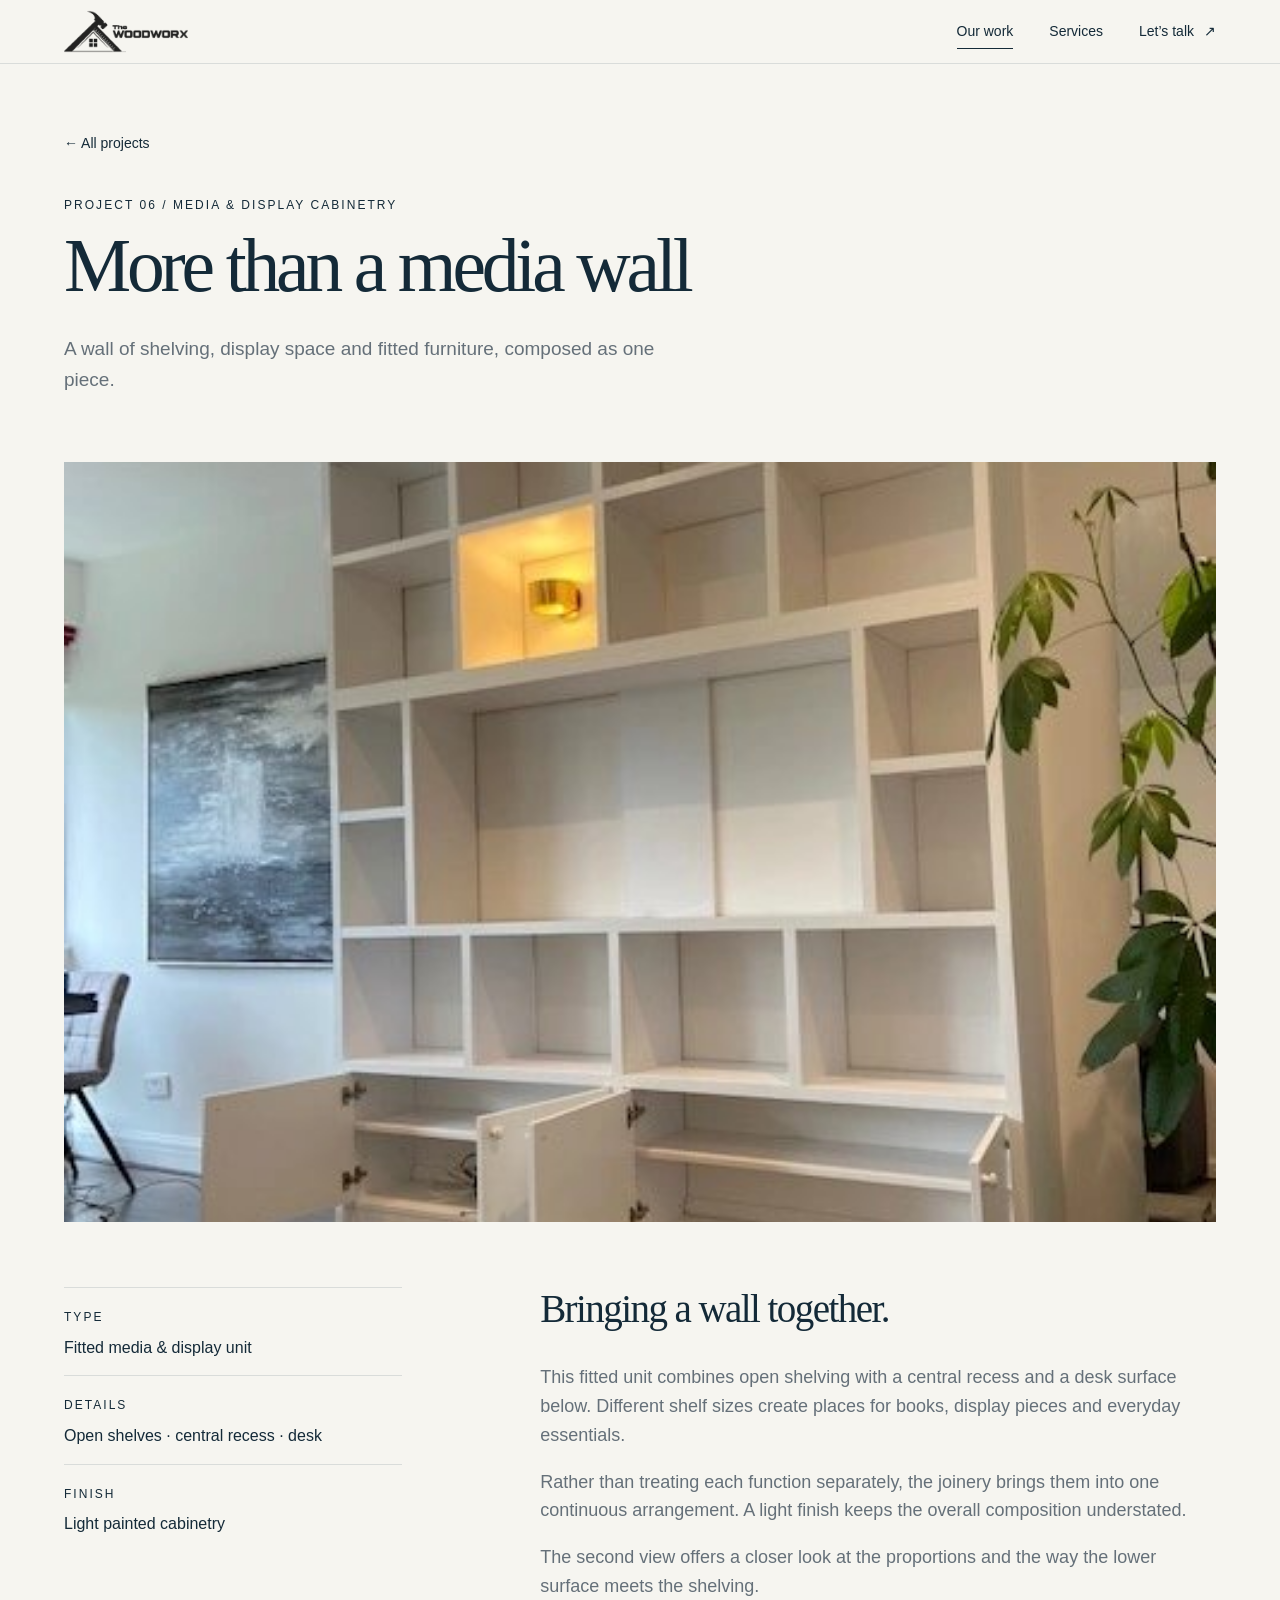
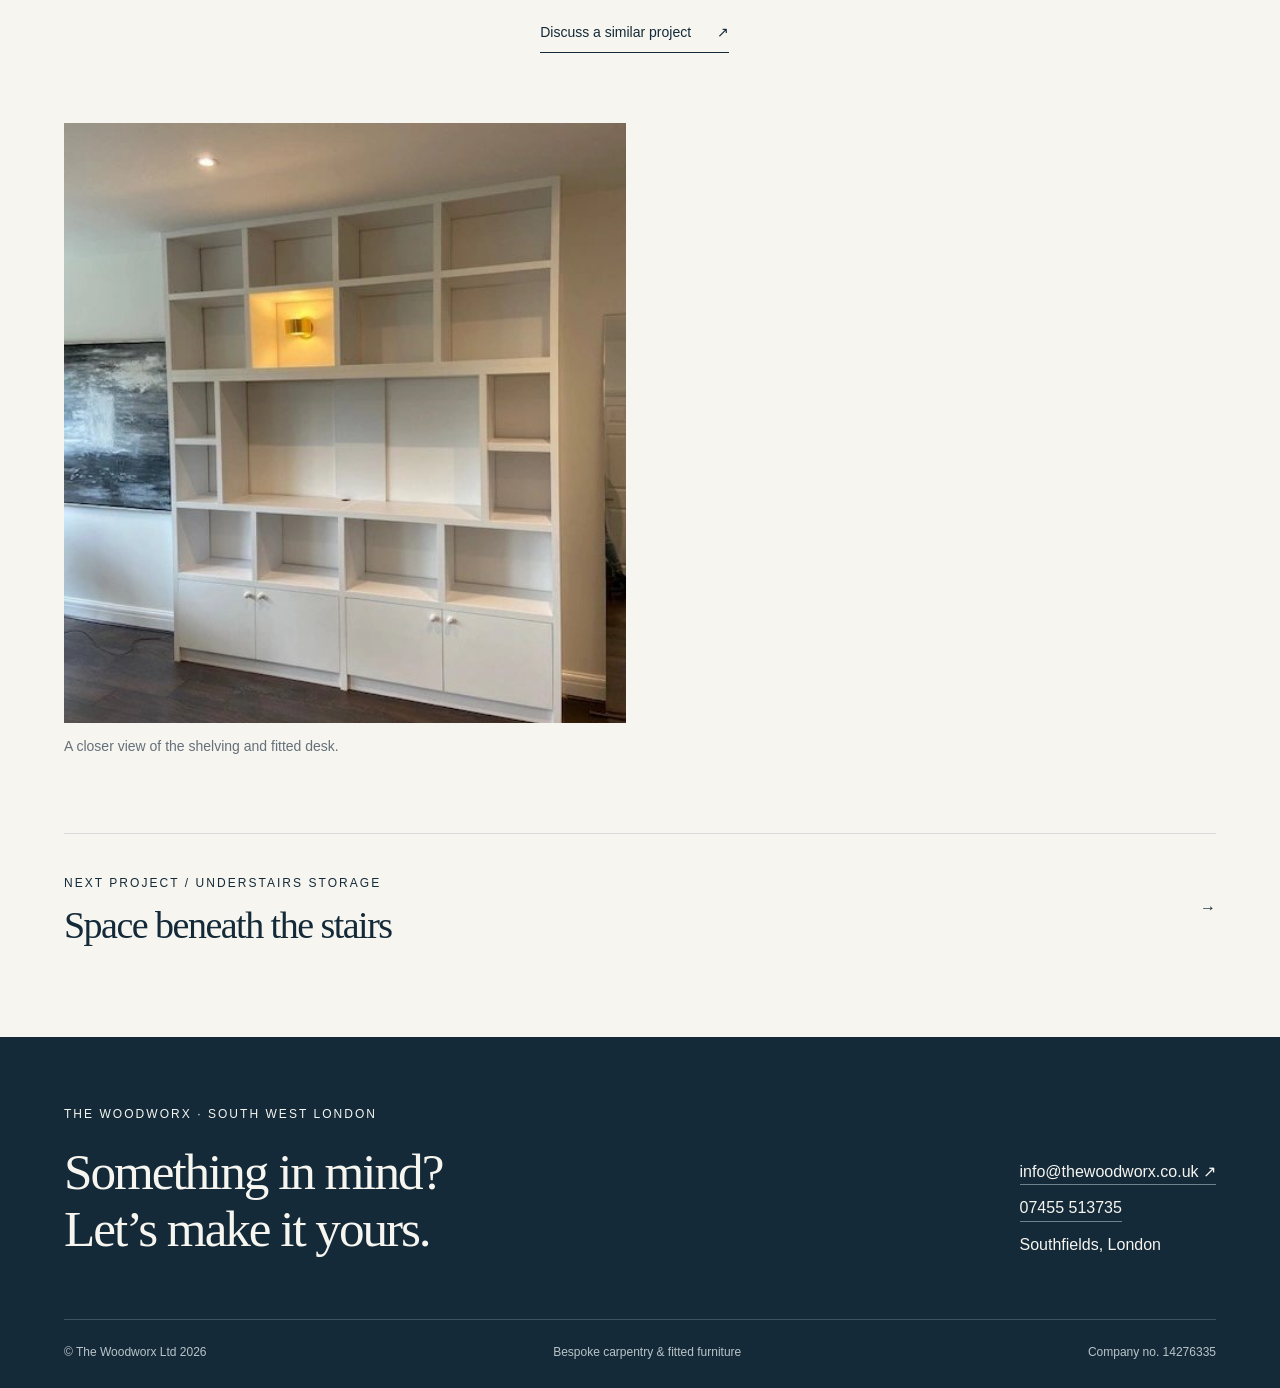
<file: docs/projects/media-wall/index.html>
<!doctype html><html lang="en-GB"><head><meta charset="utf-8"><meta name="viewport" content="width=device-width,initial-scale=1"><title>More than a media wall | The Woodworx</title><meta name="description" content="A wall of shelving, display space and fitted furniture, composed as one piece."><link rel="stylesheet" href="../../style.css"><link rel="icon" type="image/svg+xml" href="data:image/svg+xml,%3Csvg xmlns='http://www.w3.org/2000/svg' viewBox='0 0 32 32'%3E%3Crect width='32' height='32' fill='%23142a38'/%3E%3Ctext x='3' y='24' font-family='Georgia' font-size='26' fill='%23f6f5f0'%3EW%3C/text%3E%3C/svg%3E"></head><body><a class="skip" href="#main">Skip to content</a><header><a href="../../index.html" aria-label="The Woodworx home"><img class="logo" src="../../assets/logo.png" alt="The Woodworx" width="300" height="104"></a><nav aria-label="Main navigation"><a href="../../index.html#work" aria-current="page">Our work</a><a href="../../services/index.html" >Services</a><a class="contact-link" href="#contact">Let’s talk <span aria-hidden="true">↗</span></a></nav></header><main id="main"><div class="wrap"><section class="page-intro"><a class="breadcrumb" href="../../index.html#work">← All projects</a><p class="eyebrow">Project 06 / Media & display cabinetry</p><h1>More than a media wall</h1><p class="lead">A wall of shelving, display space and fitted furniture, composed as one piece.</p></section><img class="detail-image" src="../../assets/tv-wall-unit-4.jpg" alt="Large pale fitted media and shelving unit with a desk surface below" fetchpriority=high decoding="async"><section class="story"><aside aria-label="Project details"><div class="spec"><span class="eyebrow">Type</span><p>Fitted media & display unit</p></div><div class="spec"><span class="eyebrow">Details</span><p>Open shelves · central recess · desk</p></div><div class="spec"><span class="eyebrow">Finish</span><p>Light painted cabinetry</p></div></aside><div class="story-copy"><h2>Bringing a wall together.</h2><p>This fitted unit combines open shelving with a central recess and a desk surface below. Different shelf sizes create places for books, display pieces and everyday essentials.</p><p>Rather than treating each function separately, the joinery brings them into one continuous arrangement. A light finish keeps the overall composition understated.</p><p>The second view offers a closer look at the proportions and the way the lower surface meets the shelving.</p><a class="text-link" href="#contact">Discuss a similar project <span aria-hidden="true">↗</span></a></div></section><div class="gallery"><figure><img src="../../assets/tv-wall-unit-3.jpg" alt="A closer view of the shelving and fitted desk." loading="lazy"><figcaption>A closer view of the shelving and fitted desk.</figcaption></figure></div><a class="next" href="../understairs-storage/index.html"><div><span class="eyebrow">Next project / Understairs storage</span><h2>Space beneath the stairs</h2></div><span aria-hidden="true">→</span></a></div></main><footer id="contact"><div class="footer-top"><div><div class="eyebrow">The Woodworx · South West London</div><h2>Something in mind?<br>Let’s make it yours.</h2></div><div class="footer-contact"><a href="mailto:info@thewoodworx.co.uk">info@thewoodworx.co.uk ↗</a><a href="tel:+447455513735">07455 513735</a><span>Southfields, London</span></div></div><div class="footer-bottom"><span>© The Woodworx Ltd 2026</span><span>Bespoke carpentry & fitted furniture</span><span>Company no. 14276335</span></div></footer></body></html>
</file>
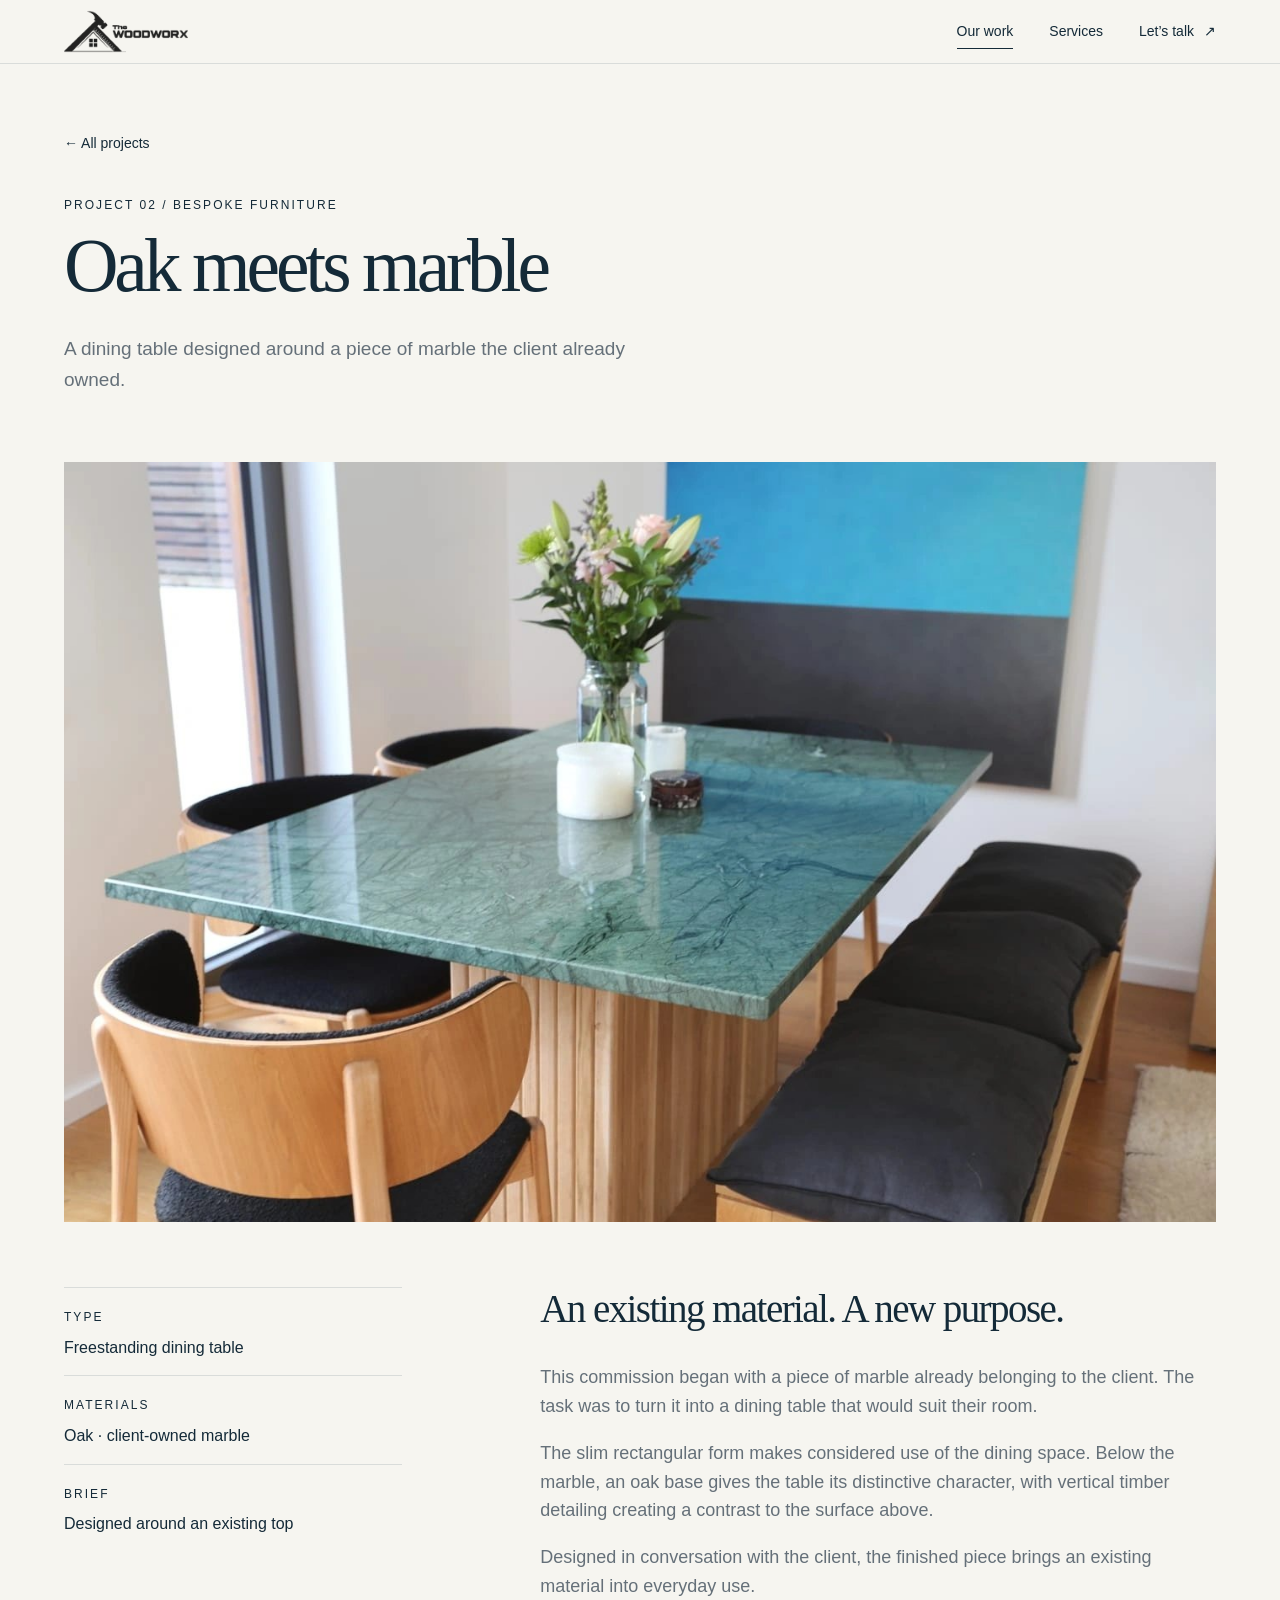
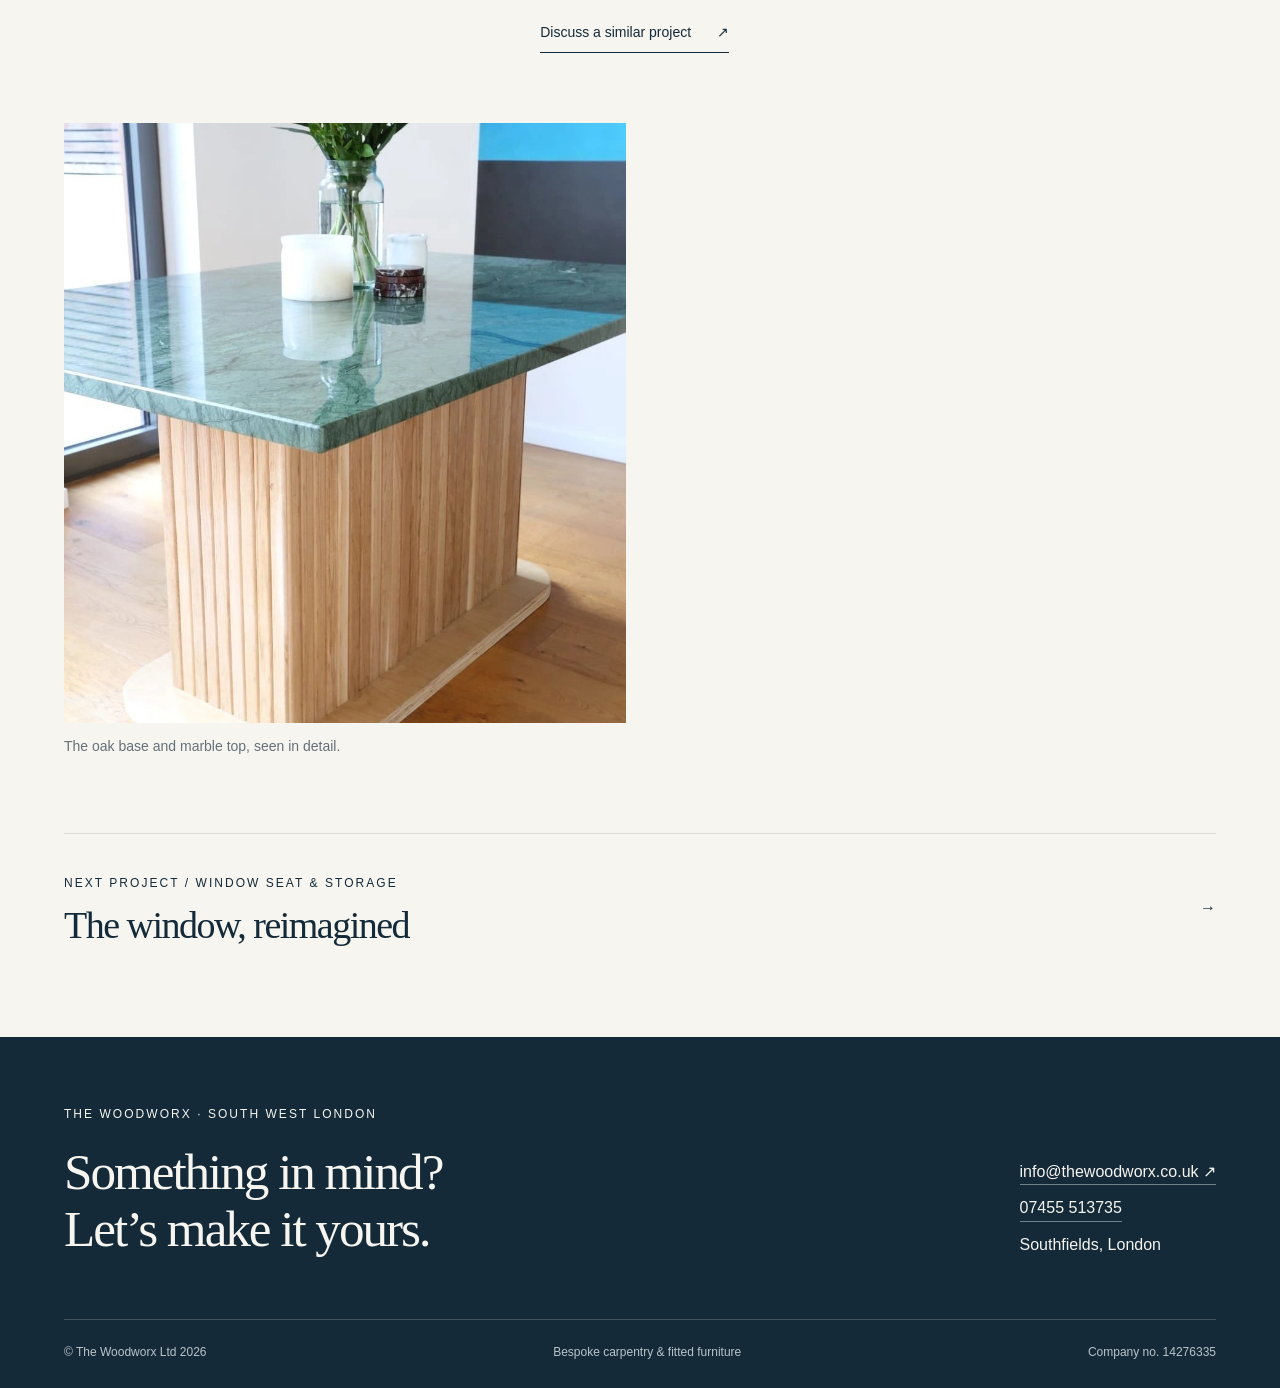
<file: docs/projects/oak-and-marble-table/index.html>
<!doctype html><html lang="en-GB"><head><meta charset="utf-8"><meta name="viewport" content="width=device-width,initial-scale=1"><title>Oak meets marble | The Woodworx</title><meta name="description" content="A dining table designed around a piece of marble the client already owned."><link rel="stylesheet" href="../../style.css"><link rel="icon" type="image/svg+xml" href="data:image/svg+xml,%3Csvg xmlns='http://www.w3.org/2000/svg' viewBox='0 0 32 32'%3E%3Crect width='32' height='32' fill='%23142a38'/%3E%3Ctext x='3' y='24' font-family='Georgia' font-size='26' fill='%23f6f5f0'%3EW%3C/text%3E%3C/svg%3E"></head><body><a class="skip" href="#main">Skip to content</a><header><a href="../../index.html" aria-label="The Woodworx home"><img class="logo" src="../../assets/logo.png" alt="The Woodworx" width="300" height="104"></a><nav aria-label="Main navigation"><a href="../../index.html#work" aria-current="page">Our work</a><a href="../../services/index.html" >Services</a><a class="contact-link" href="#contact">Let’s talk <span aria-hidden="true">↗</span></a></nav></header><main id="main"><div class="wrap"><section class="page-intro"><a class="breadcrumb" href="../../index.html#work">← All projects</a><p class="eyebrow">Project 02 / Bespoke furniture</p><h1>Oak meets marble</h1><p class="lead">A dining table designed around a piece of marble the client already owned.</p></section><img class="detail-image" src="../../assets/home-72.jpg" alt="Bespoke dining table with a green marble top and slatted oak base" fetchpriority=high decoding="async"><section class="story"><aside aria-label="Project details"><div class="spec"><span class="eyebrow">Type</span><p>Freestanding dining table</p></div><div class="spec"><span class="eyebrow">Materials</span><p>Oak · client-owned marble</p></div><div class="spec"><span class="eyebrow">Brief</span><p>Designed around an existing top</p></div></aside><div class="story-copy"><h2>An existing material. A new purpose.</h2><p>This commission began with a piece of marble already belonging to the client. The task was to turn it into a dining table that would suit their room.</p><p>The slim rectangular form makes considered use of the dining space. Below the marble, an oak base gives the table its distinctive character, with vertical timber detailing creating a contrast to the surface above.</p><p>Designed in conversation with the client, the finished piece brings an existing material into everyday use.</p><a class="text-link" href="#contact">Discuss a similar project <span aria-hidden="true">↗</span></a></div></section><div class="gallery"><figure><img src="../../assets/home-1.jpg" alt="The oak base and marble top, seen in detail." loading="lazy"><figcaption>The oak base and marble top, seen in detail.</figcaption></figure></div><a class="next" href="../window-seat/index.html"><div><span class="eyebrow">Next project / Window seat & storage</span><h2>The window, reimagined</h2></div><span aria-hidden="true">→</span></a></div></main><footer id="contact"><div class="footer-top"><div><div class="eyebrow">The Woodworx · South West London</div><h2>Something in mind?<br>Let’s make it yours.</h2></div><div class="footer-contact"><a href="mailto:info@thewoodworx.co.uk">info@thewoodworx.co.uk ↗</a><a href="tel:+447455513735">07455 513735</a><span>Southfields, London</span></div></div><div class="footer-bottom"><span>© The Woodworx Ltd 2026</span><span>Bespoke carpentry & fitted furniture</span><span>Company no. 14276335</span></div></footer></body></html>
</file>
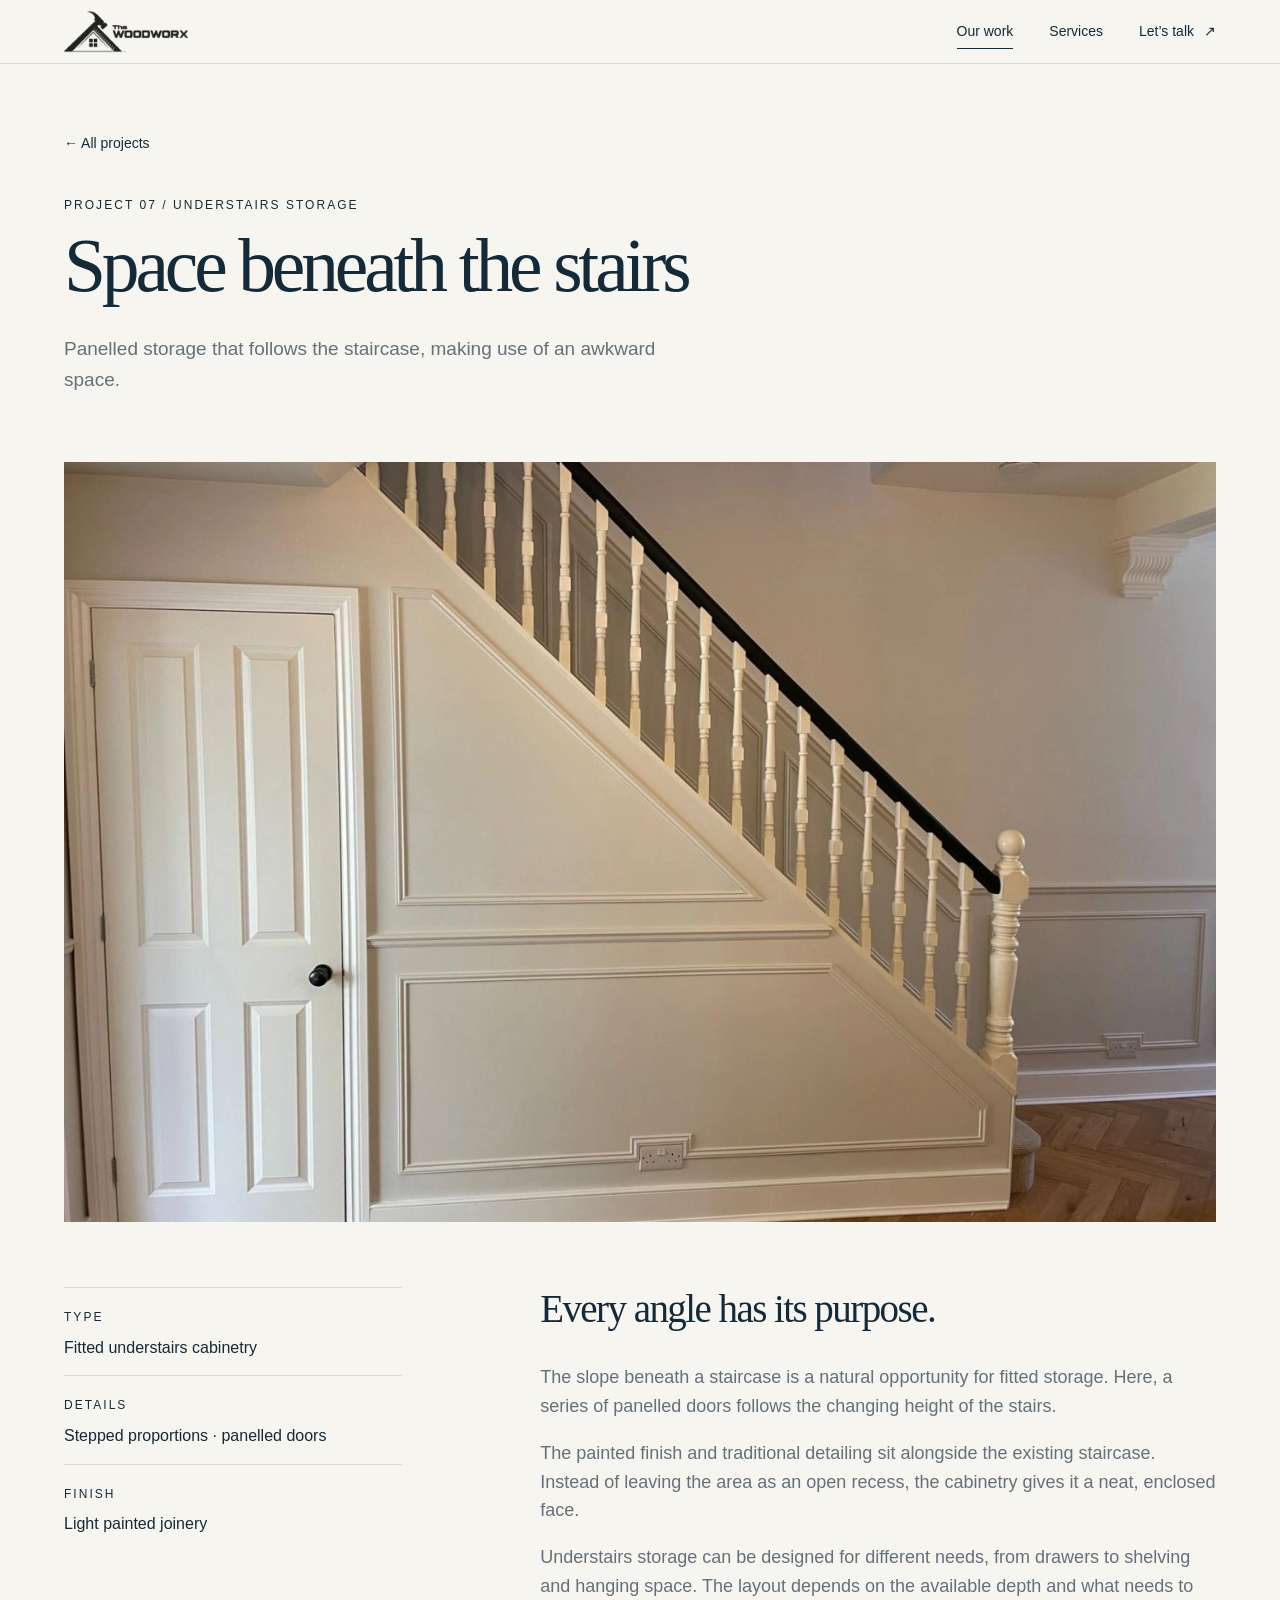
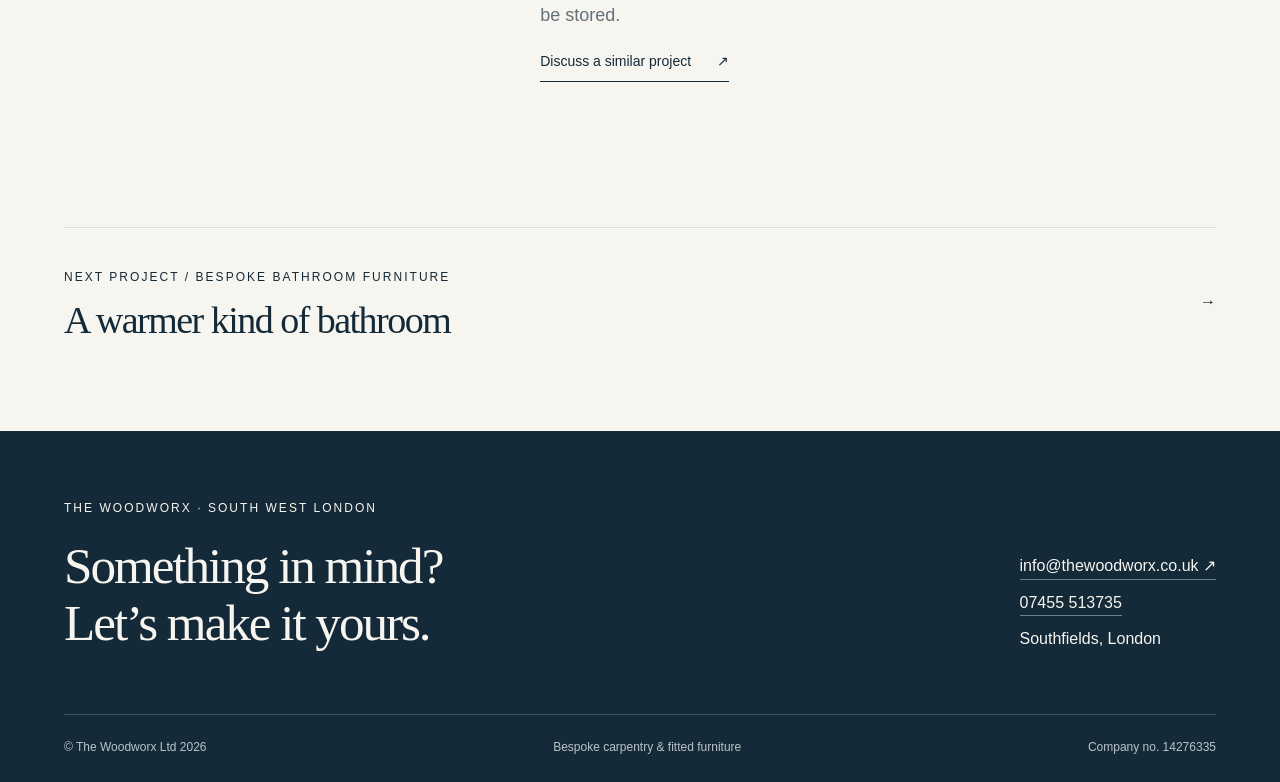
<file: docs/projects/understairs-storage/index.html>
<!doctype html><html lang="en-GB"><head><meta charset="utf-8"><meta name="viewport" content="width=device-width,initial-scale=1"><title>Space beneath the stairs | The Woodworx</title><meta name="description" content="Panelled storage that follows the staircase, making use of an awkward space."><link rel="stylesheet" href="../../style.css"><link rel="icon" type="image/svg+xml" href="data:image/svg+xml,%3Csvg xmlns='http://www.w3.org/2000/svg' viewBox='0 0 32 32'%3E%3Crect width='32' height='32' fill='%23142a38'/%3E%3Ctext x='3' y='24' font-family='Georgia' font-size='26' fill='%23f6f5f0'%3EW%3C/text%3E%3C/svg%3E"></head><body><a class="skip" href="#main">Skip to content</a><header><a href="../../index.html" aria-label="The Woodworx home"><img class="logo" src="../../assets/logo.png" alt="The Woodworx" width="300" height="104"></a><nav aria-label="Main navigation"><a href="../../index.html#work" aria-current="page">Our work</a><a href="../../services/index.html" >Services</a><a class="contact-link" href="#contact">Let’s talk <span aria-hidden="true">↗</span></a></nav></header><main id="main"><div class="wrap"><section class="page-intro"><a class="breadcrumb" href="../../index.html#work">← All projects</a><p class="eyebrow">Project 07 / Understairs storage</p><h1>Space beneath the stairs</h1><p class="lead">Panelled storage that follows the staircase, making use of an awkward space.</p></section><img class="detail-image" src="../../assets/home-6.jpg" alt="Cream panelled storage cupboards fitted beneath a staircase" fetchpriority=high decoding="async"><section class="story"><aside aria-label="Project details"><div class="spec"><span class="eyebrow">Type</span><p>Fitted understairs cabinetry</p></div><div class="spec"><span class="eyebrow">Details</span><p>Stepped proportions · panelled doors</p></div><div class="spec"><span class="eyebrow">Finish</span><p>Light painted joinery</p></div></aside><div class="story-copy"><h2>Every angle has its purpose.</h2><p>The slope beneath a staircase is a natural opportunity for fitted storage. Here, a series of panelled doors follows the changing height of the stairs.</p><p>The painted finish and traditional detailing sit alongside the existing staircase. Instead of leaving the area as an open recess, the cabinetry gives it a neat, enclosed face.</p><p>Understairs storage can be designed for different needs, from drawers to shelving and hanging space. The layout depends on the available depth and what needs to be stored.</p><a class="text-link" href="#contact">Discuss a similar project <span aria-hidden="true">↗</span></a></div></section><a class="next" href="../bathroom-vanity/index.html"><div><span class="eyebrow">Next project / Bespoke bathroom furniture</span><h2>A warmer kind of bathroom</h2></div><span aria-hidden="true">→</span></a></div></main><footer id="contact"><div class="footer-top"><div><div class="eyebrow">The Woodworx · South West London</div><h2>Something in mind?<br>Let’s make it yours.</h2></div><div class="footer-contact"><a href="mailto:info@thewoodworx.co.uk">info@thewoodworx.co.uk ↗</a><a href="tel:+447455513735">07455 513735</a><span>Southfields, London</span></div></div><div class="footer-bottom"><span>© The Woodworx Ltd 2026</span><span>Bespoke carpentry & fitted furniture</span><span>Company no. 14276335</span></div></footer></body></html>
</file>
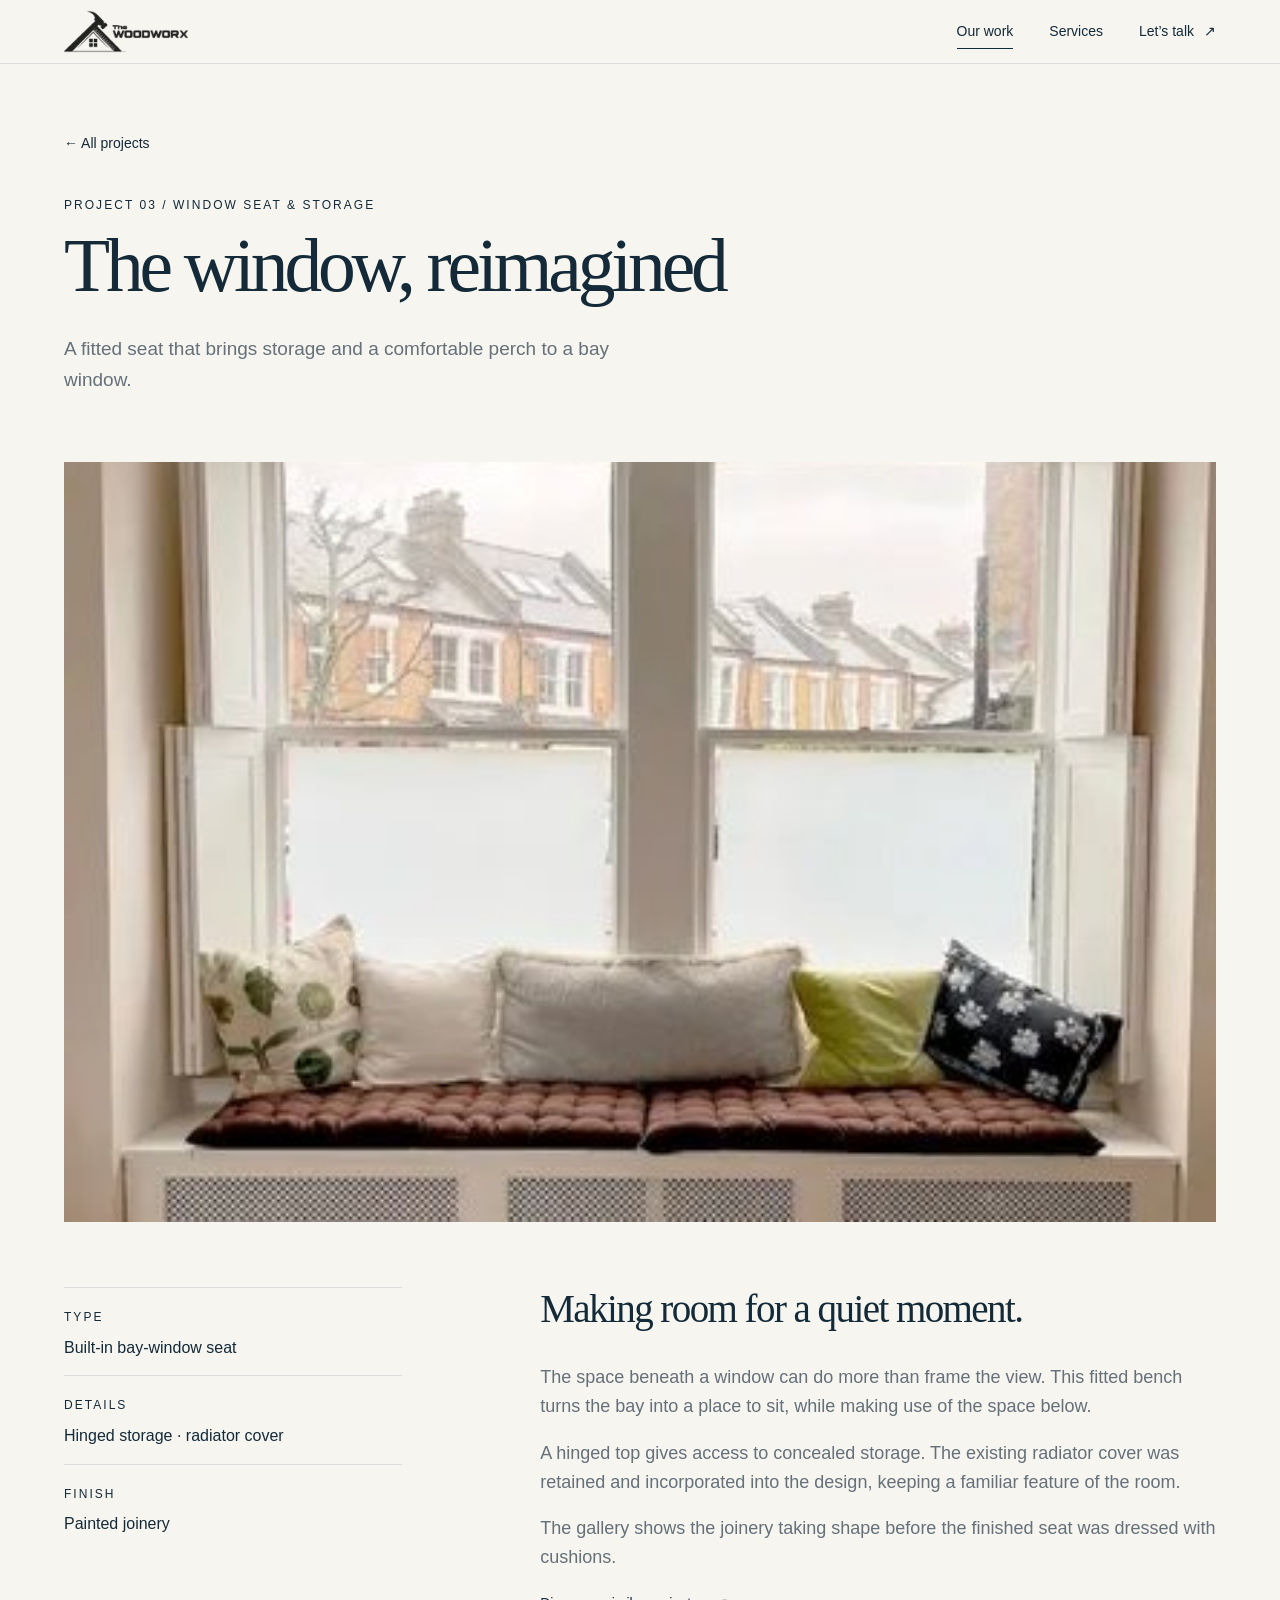
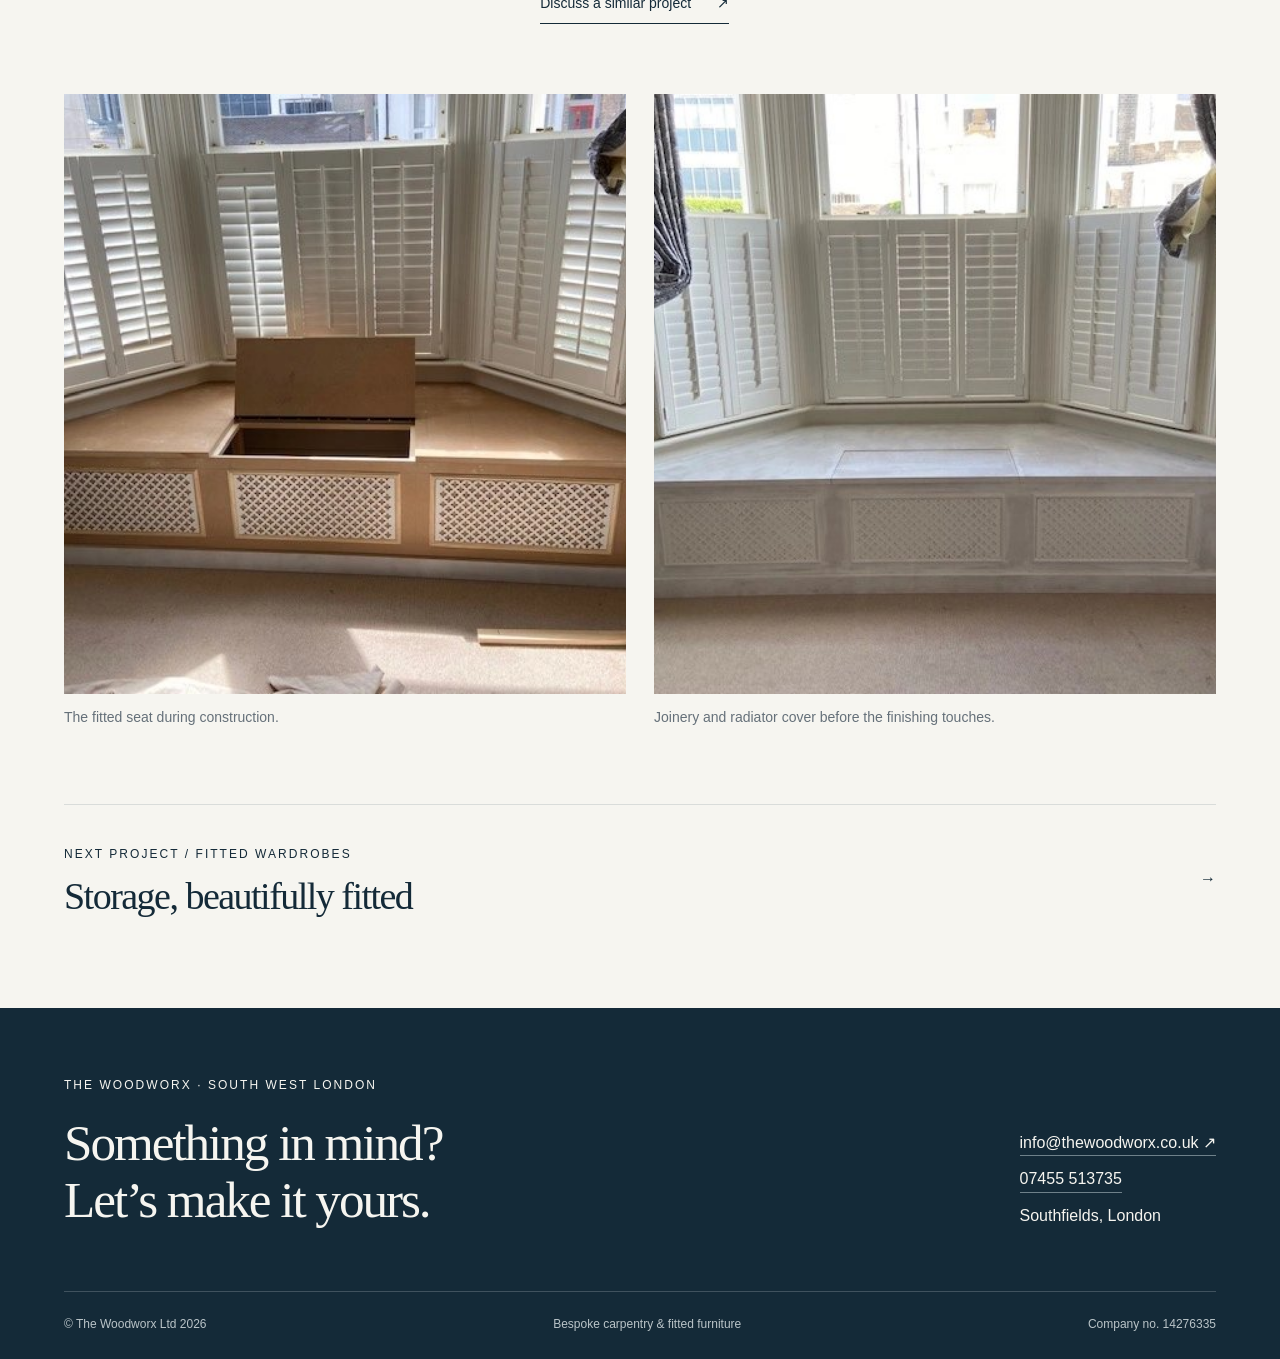
<file: docs/projects/window-seat/index.html>
<!doctype html><html lang="en-GB"><head><meta charset="utf-8"><meta name="viewport" content="width=device-width,initial-scale=1"><title>The window, reimagined | The Woodworx</title><meta name="description" content="A fitted seat that brings storage and a comfortable perch to a bay window."><link rel="stylesheet" href="../../style.css"><link rel="icon" type="image/svg+xml" href="data:image/svg+xml,%3Csvg xmlns='http://www.w3.org/2000/svg' viewBox='0 0 32 32'%3E%3Crect width='32' height='32' fill='%23142a38'/%3E%3Ctext x='3' y='24' font-family='Georgia' font-size='26' fill='%23f6f5f0'%3EW%3C/text%3E%3C/svg%3E"></head><body><a class="skip" href="#main">Skip to content</a><header><a href="../../index.html" aria-label="The Woodworx home"><img class="logo" src="../../assets/logo.png" alt="The Woodworx" width="300" height="104"></a><nav aria-label="Main navigation"><a href="../../index.html#work" aria-current="page">Our work</a><a href="../../services/index.html" >Services</a><a class="contact-link" href="#contact">Let’s talk <span aria-hidden="true">↗</span></a></nav></header><main id="main"><div class="wrap"><section class="page-intro"><a class="breadcrumb" href="../../index.html#work">← All projects</a><p class="eyebrow">Project 03 / Window seat & storage</p><h1>The window, reimagined</h1><p class="lead">A fitted seat that brings storage and a comfortable perch to a bay window.</p></section><img class="detail-image" src="../../assets/home-31.jpg" alt="Painted window seat below a bay window with cushions and a retained radiator cover" fetchpriority=high decoding="async"><section class="story"><aside aria-label="Project details"><div class="spec"><span class="eyebrow">Type</span><p>Built-in bay-window seat</p></div><div class="spec"><span class="eyebrow">Details</span><p>Hinged storage · radiator cover</p></div><div class="spec"><span class="eyebrow">Finish</span><p>Painted joinery</p></div></aside><div class="story-copy"><h2>Making room for a quiet moment.</h2><p>The space beneath a window can do more than frame the view. This fitted bench turns the bay into a place to sit, while making use of the space below.</p><p>A hinged top gives access to concealed storage. The existing radiator cover was retained and incorporated into the design, keeping a familiar feature of the room.</p><p>The gallery shows the joinery taking shape before the finished seat was dressed with cushions.</p><a class="text-link" href="#contact">Discuss a similar project <span aria-hidden="true">↗</span></a></div></section><div class="gallery"><figure><img src="../../assets/window-seat-photos-9.jpg" alt="The fitted seat during construction." loading="lazy"><figcaption>The fitted seat during construction.</figcaption></figure><figure><img src="../../assets/window-seat-photos-10.jpg" alt="Joinery and radiator cover before the finishing touches." loading="lazy"><figcaption>Joinery and radiator cover before the finishing touches.</figcaption></figure></div><a class="next" href="../fitted-wardrobes/index.html"><div><span class="eyebrow">Next project / Fitted wardrobes</span><h2>Storage, beautifully fitted</h2></div><span aria-hidden="true">→</span></a></div></main><footer id="contact"><div class="footer-top"><div><div class="eyebrow">The Woodworx · South West London</div><h2>Something in mind?<br>Let’s make it yours.</h2></div><div class="footer-contact"><a href="mailto:info@thewoodworx.co.uk">info@thewoodworx.co.uk ↗</a><a href="tel:+447455513735">07455 513735</a><span>Southfields, London</span></div></div><div class="footer-bottom"><span>© The Woodworx Ltd 2026</span><span>Bespoke carpentry & fitted furniture</span><span>Company no. 14276335</span></div></footer></body></html>
</file>
<file: docs/style.css>
:root{--paper:#f6f5f0;--ink:#142a38;--muted:#657079;--line:#d9dcda;--accent:#a18764}*{box-sizing:border-box}html{scroll-behavior:smooth;scroll-padding-top:100px}body{margin:0;background:var(--paper);color:var(--ink);font-family:Arial,Helvetica,sans-serif;font-size:16px;line-height:1.6}a{color:inherit;text-decoration:none}img{display:block;max-width:100%}button,a{-webkit-tap-highlight-color:transparent}a:focus-visible,button:focus-visible{outline:3px solid #a18764;outline-offset:6px}header{height:105px;display:flex;align-items:center;justify-content:space-between;padding:0 5%;border-bottom:1px solid var(--line);background:var(--paper)}.logo{width:174px;height:auto}nav{display:flex;align-items:center;gap:38px;font-size:14px}nav a[aria-current=page]{border-bottom:1px solid var(--ink)}.contact-link{border-bottom:1px solid var(--ink);padding:7px 0}main{min-height:70vh}.wrap{width:90%;max-width:1500px;margin:auto}.eyebrow{text-transform:uppercase;letter-spacing:.17em;font-size:12px;font-weight:500;line-height:1.5}.hero-intro{padding:66px 0 48px;display:grid;grid-template-columns:1.55fr 1fr;gap:10%;align-items:end}h1,h2,h3,p{margin-top:0}h1,h2,.big-link{font-family:Georgia,'Times New Roman',serif;font-weight:400}h1{font-size:clamp(48px,5.9vw,90px);line-height:1.06;letter-spacing:-.055em;margin-bottom:0}h1 em{font-weight:400;color:#718087}h2{font-size:clamp(36px,4vw,60px);letter-spacing:-.04em;line-height:1.12}h3{font-weight:400;font-size:25px;letter-spacing:-.025em;line-height:1.25}.intro-copy{max-width:365px;padding-bottom:4px}.intro-copy p{color:var(--muted);margin-bottom:24px}.text-link{display:inline-flex;gap:26px;align-items:center;border-bottom:1px solid var(--ink);padding-bottom:9px;font-size:14px}.hero-image{position:relative;height:580px;background:var(--ink);overflow:hidden}.hero-image>img{width:100%;height:100%;object-fit:cover;object-position:center 55%}.hero-image:after{content:'';position:absolute;inset:55% 0 0;background:linear-gradient(transparent,#07151bbf);pointer-events:none}.image-caption{position:absolute;z-index:1;left:32px;right:32px;bottom:27px;display:flex;align-items:end;justify-content:space-between;color:white}.image-caption span{display:block}.image-caption .name{font-family:Georgia,serif;font-size:27px;margin-top:5px}.circle-arrow{display:grid;place-items:center;border:1px solid #ffffff80;border-radius:50%;width:45px;height:45px;font-size:23px}.section-head{display:flex;align-items:end;justify-content:space-between;gap:30px;padding:95px 0 39px}.section-head h2{margin-bottom:0}.section-head>p{color:var(--muted);max-width:340px;margin:0}.projects{display:grid;grid-template-columns:1fr 1fr;gap:55px 32px}.project:nth-child(even){padding-top:78px}.project .picture{overflow:hidden;background:#e8e8e2;aspect-ratio:1.25}.project img{width:100%;height:100%;object-fit:cover;transition:transform .6s}.project:hover img{transform:scale(1.035)}.project-meta{display:flex;justify-content:space-between;align-items:baseline;padding-top:19px;gap:16px}.project-meta h3{margin:0 0 8px}.project .eyebrow{color:var(--muted);margin:0 0 13px}.project p{max-width:460px;color:var(--muted);margin-bottom:0}.services-tease{margin-top:110px;padding:65px 0;border-top:1px solid var(--line);display:grid;grid-template-columns:1fr 1fr;gap:10%}.services-tease h2{margin:0}.services-tease p{max-width:480px;color:var(--muted)}footer{background:var(--ink);color:var(--paper);padding:68px 5% 25px;margin-top:55px}.footer-top{display:flex;justify-content:space-between;gap:40px;align-items:end;padding-bottom:62px}.footer-top h2{max-width:600px;margin:20px 0 0}.footer-contact{display:flex;flex-direction:column;gap:10px;align-items:start}.footer-contact a{border-bottom:1px solid #6f818a}.footer-bottom{border-top:1px solid #ffffff30;padding-top:23px;display:flex;justify-content:space-between;gap:20px;font-size:12px;color:#bac4c8}.page-intro{padding:66px 0 48px}.page-intro h1{max-width:1000px}.page-intro .lead{max-width:610px;font-size:19px;color:var(--muted);margin-top:28px}.breadcrumb{font-size:14px;display:inline-block;margin-bottom:42px}.detail-image{width:100%;max-height:760px;object-fit:cover}.story{padding:65px 0 70px;display:grid;grid-template-columns:1fr 2fr;gap:12%}.spec{border-top:1px solid var(--line);padding:15px 0}.spec p{margin:6px 0 0}.story-copy{max-width:700px}.story-copy h2{font-size:39px}.story-copy p{color:var(--muted);font-size:18px}.gallery{display:grid;grid-template-columns:1fr 1fr;gap:28px}.gallery img{width:100%;height:600px;object-fit:cover}.gallery figcaption{font-size:14px;color:var(--muted);margin-top:12px}figure{margin:0}.next{margin-top:75px;border-top:1px solid var(--line);padding:35px 0;display:flex;justify-content:space-between;align-items:center}.next h2{font-size:38px;margin:10px 0 0}.service-row{display:grid;grid-template-columns:1fr 1fr;gap:8%;align-items:center;padding:48px 0;border-top:1px solid var(--line)}.service-row:nth-child(even) .service-photo{order:2}.service-photo{width:100%;height:440px;object-fit:cover}.service-row h2{font-size:43px;margin:18px 0}.service-row p{color:var(--muted);max-width:500px}.service-list{list-style:none;padding:0;margin:24px 0}.service-list li{padding:9px 0;border-bottom:1px solid var(--line);font-size:14px}.skip{position:absolute;left:20px;top:-80px;background:white;padding:10px;z-index:10}.skip:focus{top:10px}@media(min-width:1600px){.hero-image{height:680px}}@media(max-width:750px){header{height:85px;padding:0 6%}.logo{width:130px}nav{gap:18px;font-size:13px}.contact-link{display:none}.wrap{width:88%}.hero-intro{padding:43px 0 30px;grid-template-columns:1fr;gap:25px}h1{font-size:53px}.intro-copy{max-width:100%}.intro-copy p{margin-bottom:16px}.hero-image{height:430px}.image-caption{left:20px;right:20px;bottom:21px}.image-caption .name{font-size:23px}.section-head{padding:60px 0 29px;display:block}.section-head>p{margin-top:20px}.projects{grid-template-columns:1fr;gap:36px}.project:nth-child(even){padding-top:0}.project .picture{aspect-ratio:1.15}.project-meta h3{font-size:24px}.services-tease{margin-top:60px;padding:40px 0;grid-template-columns:1fr;gap:25px}.footer-top{display:block;padding-bottom:40px}.footer-contact{margin-top:30px}.footer-bottom{flex-direction:column;gap:6px}footer{padding:45px 6% 23px}.page-intro{padding-top:40px}.page-intro h1{font-size:47px}.breadcrumb{margin-bottom:30px}.story{grid-template-columns:1fr;gap:30px;padding:40px 0}.gallery{grid-template-columns:1fr}.gallery img{height:auto;max-height:650px;object-fit:contain}.detail-image{max-height:550px}.service-row{grid-template-columns:1fr;gap:27px;padding:32px 0}.service-row:nth-child(even) .service-photo{order:0}.service-photo{height:330px}.service-row h2{font-size:36px}.next h2{font-size:29px}.next{gap:20px}.story-copy p{font-size:16px}}@media(prefers-reduced-motion:reduce){html{scroll-behavior:auto}*{transition:none!important}}
/* Light, compact header shared by every page. */
header{height:64px;position:relative;z-index:20;background:var(--paper);color:var(--ink);border-bottom:1px solid var(--line)}
header .logo{width:124px;filter:brightness(0);opacity:.86;transition:opacity .2s ease}
header>a:hover .logo{opacity:1}
header nav{gap:36px}
header nav a{position:relative;display:inline-flex;align-items:center;min-height:44px;padding:8px 0;border:0!important}
header nav a::after{content:'';position:absolute;left:0;right:0;bottom:5px;height:1px;background:currentColor;transform:scaleX(0);transform-origin:left;transition:transform .22s ease}
header nav a:hover::after,header nav a:focus-visible::after,header nav a[aria-current=page]::after{transform:scaleX(1)}
header .contact-link{gap:10px}
header .contact-link span{transition:transform .22s ease}
header .contact-link:hover span{transform:translate(2px,-2px)}
.skip{z-index:30}
@media(max-width:750px){header{height:60px}header .logo{width:108px}header nav{gap:20px;font-size:14px}header nav .contact-link{display:none}}
@media(prefers-reduced-motion:reduce){header .logo,header nav a::after,header .contact-link span{transition:none}}
@media(max-width:750px){.hero-intro h1{font-size:clamp(34px,9.4vw,52px)}.hero-image{height:auto;aspect-ratio:1.15}.hero-image>img{height:100%;position:absolute;inset:0}.image-caption .eyebrow{font-size:10px}.image-caption .name{font-size:21px}}
</file>
